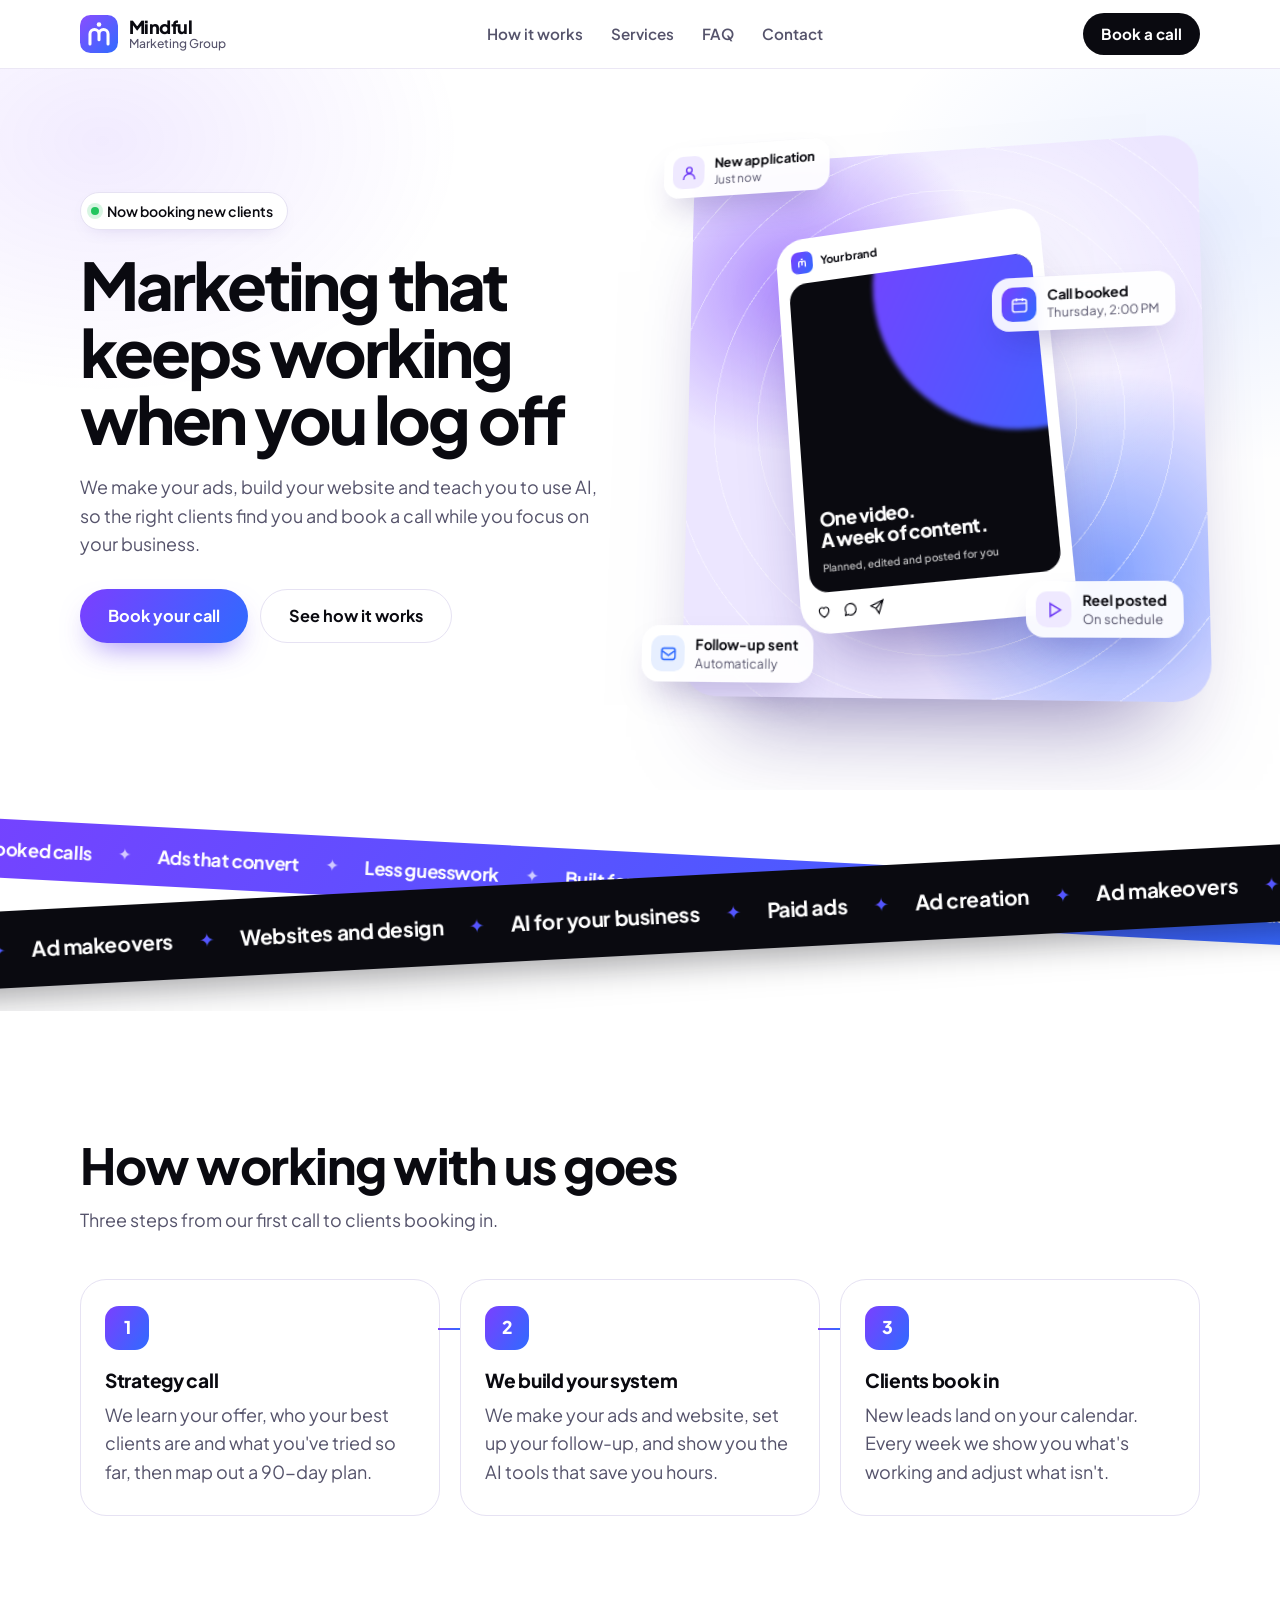
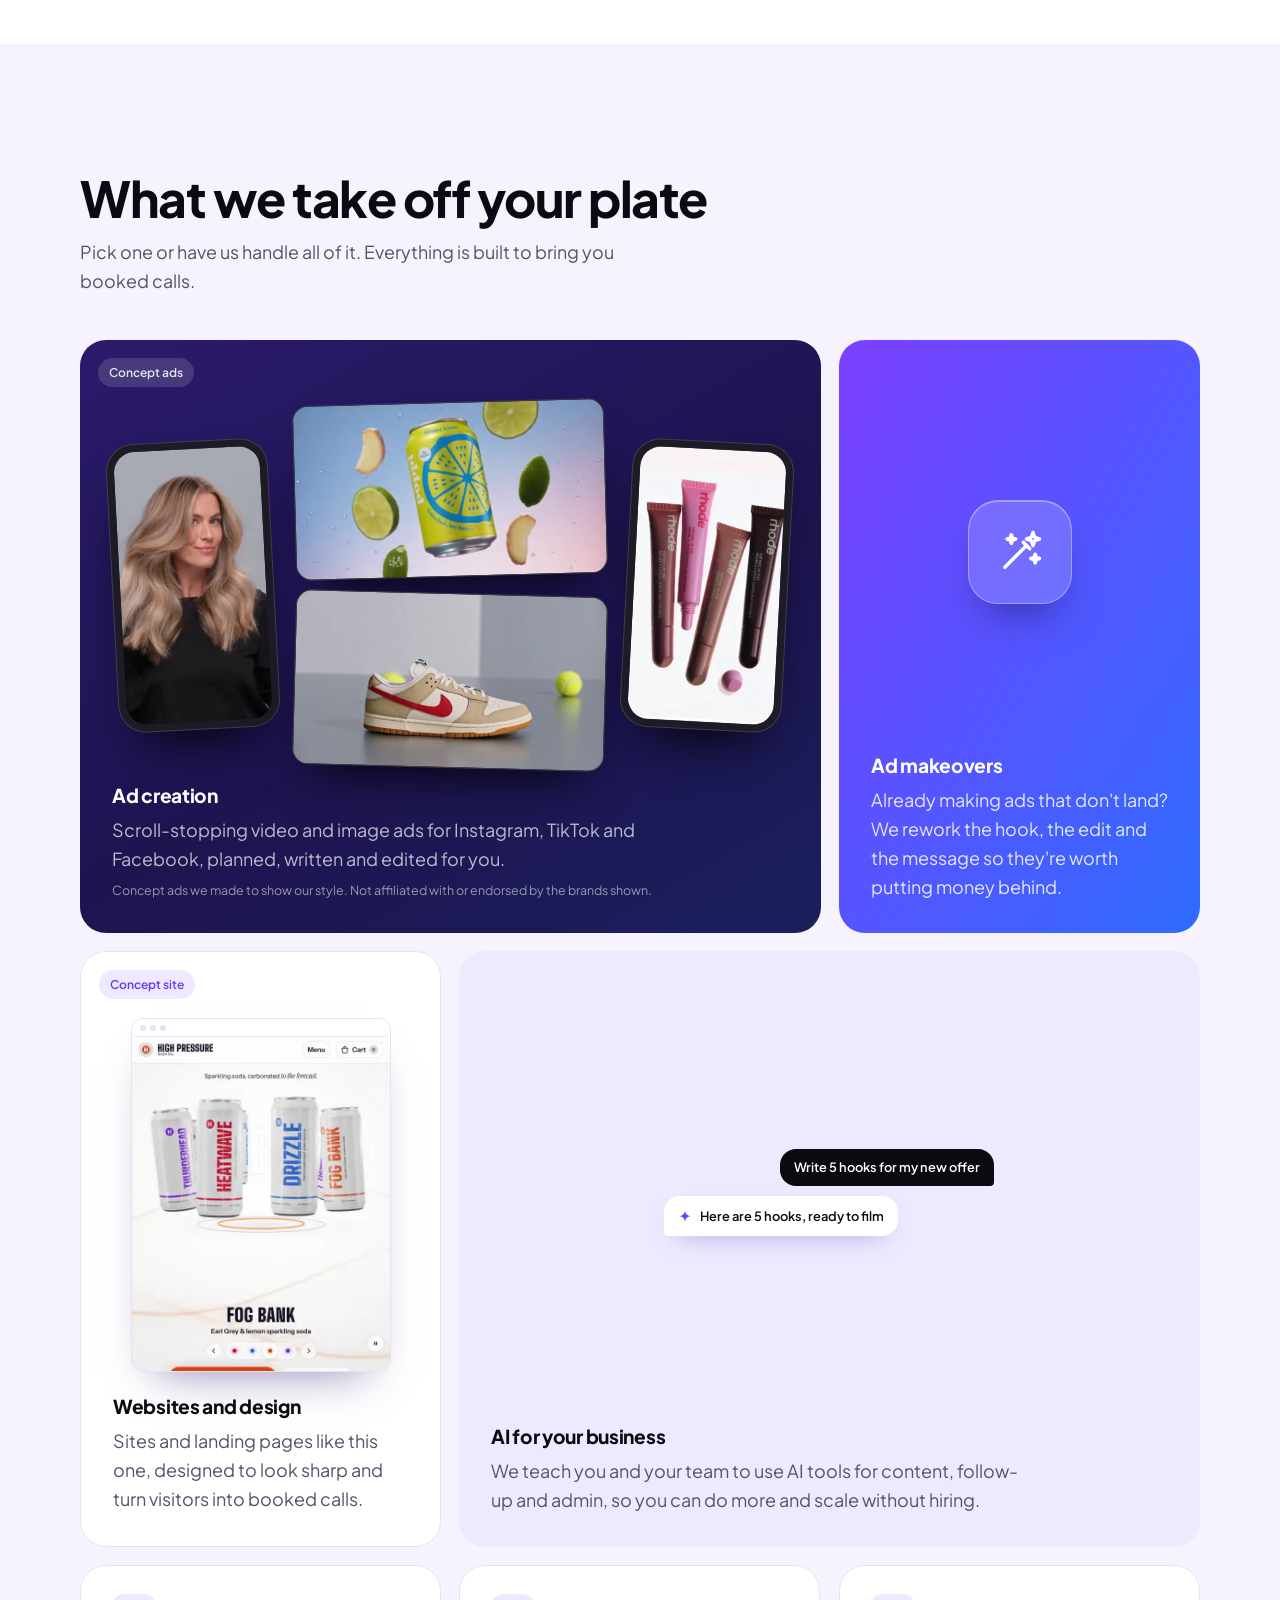
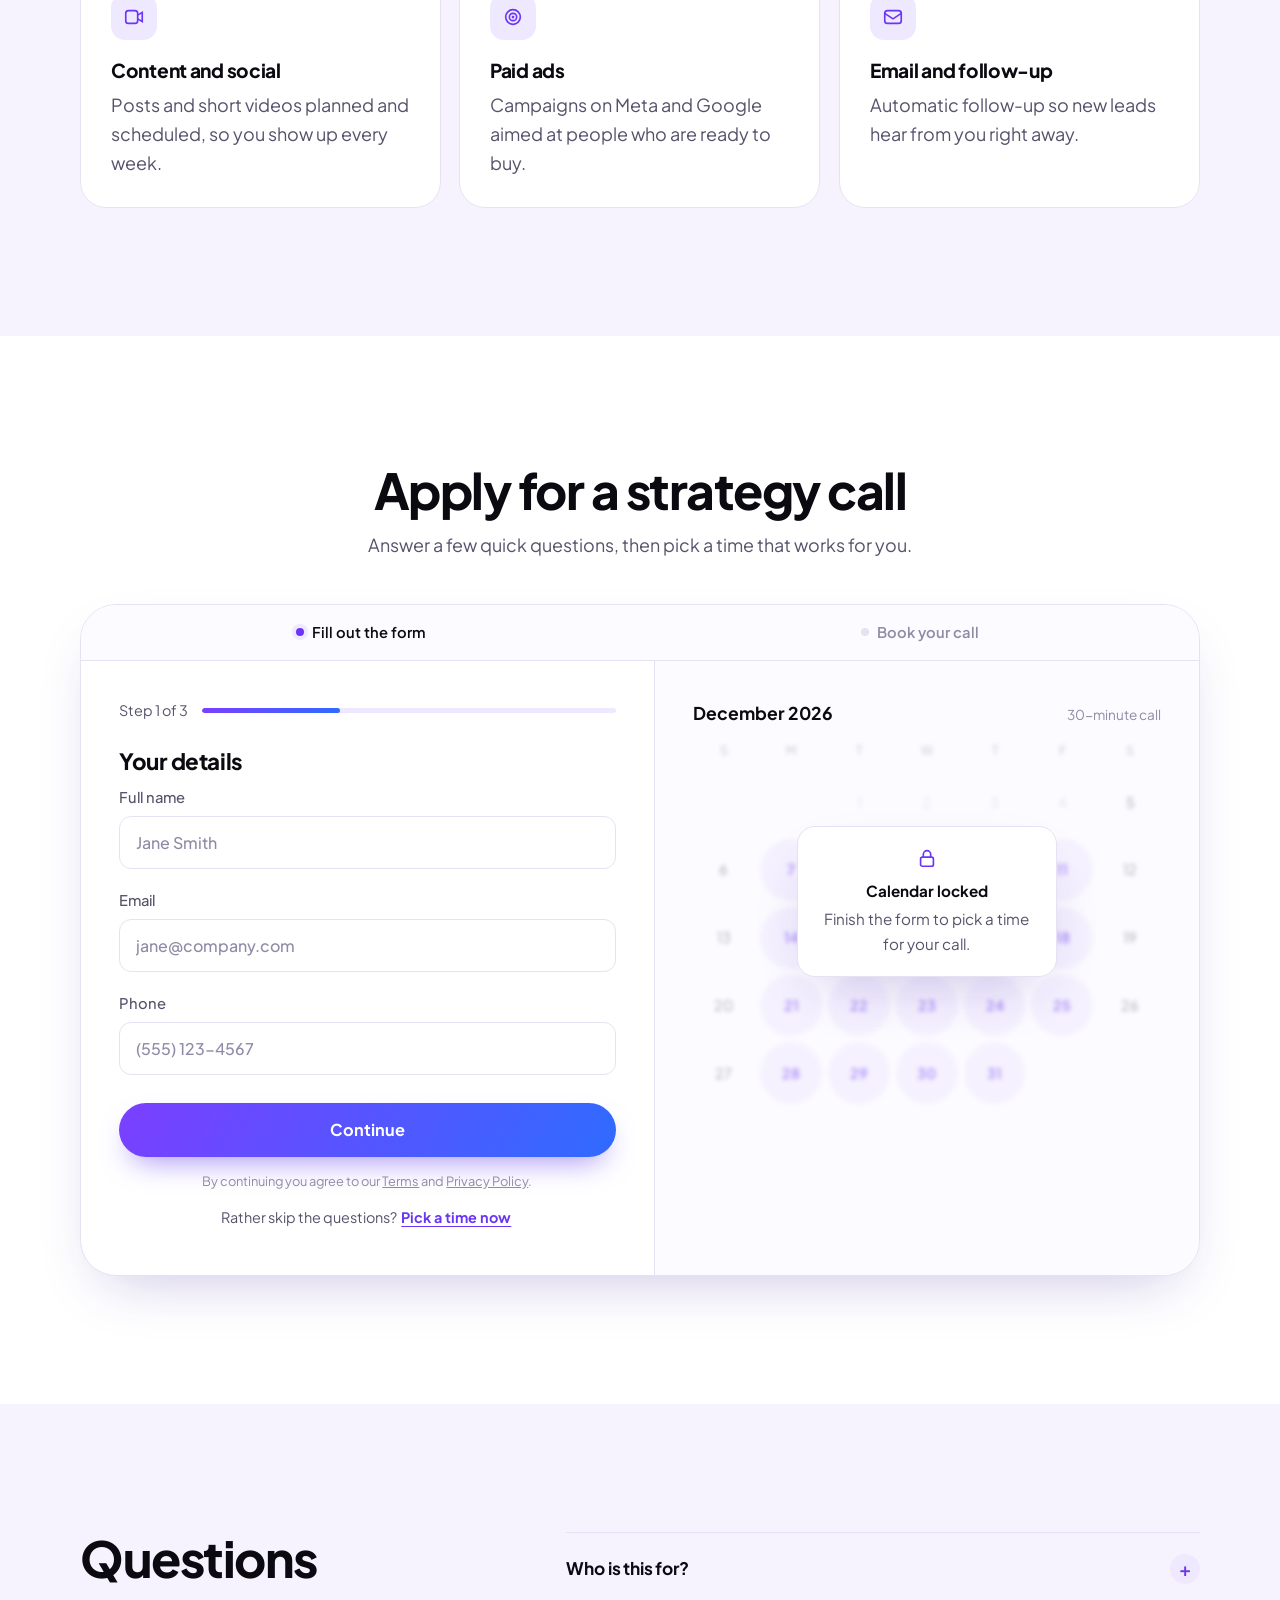
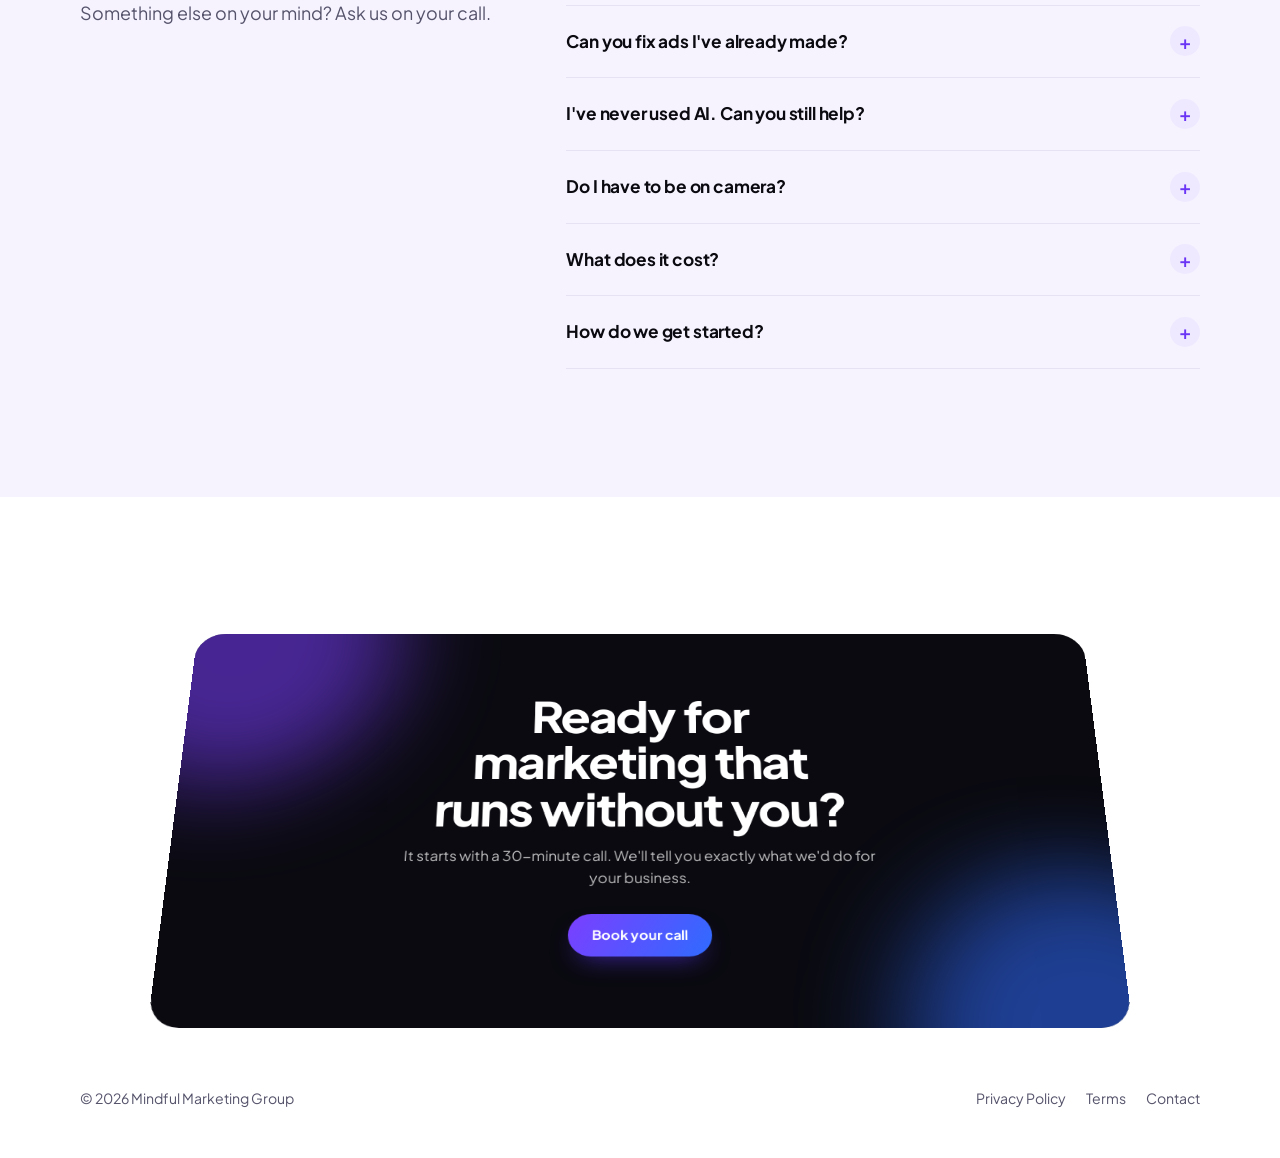
<file: index.html>
<!doctype html>
<html lang="en">
<head>
<meta charset="utf-8">
<meta name="viewport" content="width=device-width, initial-scale=1">
<title>Mindful Marketing Group</title>
<meta name="description" content="Mindful Marketing Group makes your ads, builds your website and teaches you to use AI, so the right clients find you and book a call.">
<link rel="icon" type="image/svg+xml" href="logo.svg">
<link rel="preconnect" href="https://fonts.googleapis.com">
<link rel="preconnect" href="https://fonts.gstatic.com" crossorigin>
<link href="https://fonts.googleapis.com/css2?family=Plus+Jakarta+Sans:wght@400..800&display=swap" rel="stylesheet">
<script src="config.js"></script>
<link rel="stylesheet" href="home.css">
</head>
<body>

<header class="site-header">
  <div class="wrap">
    <a class="brand" href="#top" aria-label="Mindful Marketing Group home">
      <svg viewBox="0 0 40 40" aria-hidden="true">
        <defs><linearGradient id="mmgGrad" x1="0" y1="0" x2="40" y2="40" gradientUnits="userSpaceOnUse"><stop offset="0" stop-color="#8A4DFF"/><stop offset="1" stop-color="#2F6BFF"/></linearGradient></defs>
        <rect width="40" height="40" rx="11" fill="url(#mmgGrad)"/>
        <path d="M10.5 30.5V20a4.75 4.75 0 0 1 9.5 0v6M20 20a4.75 4.75 0 0 1 9.5 0v10.5" fill="none" stroke="#fff" stroke-width="3.2" stroke-linecap="round" stroke-linejoin="round"/>
        <circle cx="20" cy="10" r="2.4" fill="#fff"/>
      </svg>
      <span><b>Mindful</b><small>Marketing Group</small></span>
    </a>
    <nav class="nav" aria-label="Main">
      <a href="#how">How it works</a>
      <a href="#services">Services</a>
      <a href="#faq">FAQ</a>
      <a href="contact.html">Contact</a>
    </nav>
    <a class="btn btn-small btn-dark" href="#apply">Book a call</a>
  </div>
  <div class="progress-bar" aria-hidden="true"></div>
</header>

<main id="top">

  <!-- ================= HERO ================= -->
  <section class="hero">
    <div class="wrap hero-grid">
      <div>
        <span class="pill"><i aria-hidden="true"></i>Now booking new clients</span>
        <h1>Marketing that keeps working when you log off</h1>
        <p class="lede">We make your ads, build your website and teach you to use AI, so the right clients find you and book a call while you focus on your business.</p>
        <div class="hero-ctas">
          <a class="btn" href="#apply">Book your call</a>
          <a class="btn btn-ghost" href="#how">See how it works</a>
        </div>
      </div>

      <!-- Illustration of the system working: a post goes out, leads come in -->
      <div class="stage-wrap">
      <div class="stage" role="img" aria-label="Illustration: a social post goes out while new applications, booked calls and follow-up emails come in automatically">
        <div class="stage-bg" aria-hidden="true"></div>
        <div class="phone">
          <div class="phone-top">
            <span class="mini"><svg viewBox="0 0 40 40"><path d="M10.5 30.5V20a4.75 4.75 0 0 1 9.5 0v6M20 20a4.75 4.75 0 0 1 9.5 0v10.5" fill="none" stroke="#fff" stroke-width="4" stroke-linecap="round"/><circle cx="20" cy="10" r="3" fill="#fff"/></svg></span>
            <b>Your brand</b>
          </div>
          <div class="post">
            <span>One video.<br>A week of content.</span>
            <small>Planned, edited and posted for you</small>
          </div>
          <div class="phone-actions" aria-hidden="true">
            <svg viewBox="0 0 24 24"><path d="M12 20s-7-4.4-7-10a4 4 0 0 1 7-2.6A4 4 0 0 1 19 10c0 5.6-7 10-7 10z"/></svg>
            <svg viewBox="0 0 24 24"><path d="M20 12a8 8 0 0 1-11.6 7.1L4 20l1-4.2A8 8 0 1 1 20 12z"/></svg>
            <svg viewBox="0 0 24 24"><path d="M21 3L10 14M21 3l-7 18-4-7-7-4z"/></svg>
          </div>
        </div>

        <div class="chip c1">
          <span class="ic p"><svg viewBox="0 0 24 24"><circle cx="12" cy="8" r="4"/><path d="M4 21a8 8 0 0 1 16 0"/></svg></span>
          <span><b>New application</b><small>Just now</small></span>
        </div>
        <div class="chip c2">
          <span class="ic g"><svg viewBox="0 0 24 24"><rect x="3" y="5" width="18" height="16" rx="3"/><path d="M3 10h18M8 3v4M16 3v4"/></svg></span>
          <span><b>Call booked</b><small>Thursday, 2:00 PM</small></span>
        </div>
        <div class="chip c3">
          <span class="ic b"><svg viewBox="0 0 24 24"><rect x="3" y="5" width="18" height="14" rx="3"/><path d="M3 8l9 6 9-6"/></svg></span>
          <span><b>Follow-up sent</b><small>Automatically</small></span>
        </div>
        <div class="chip c4">
          <span class="ic p"><svg viewBox="0 0 24 24"><path d="M7 4l13 8-13 8z"/></svg></span>
          <span><b>Reel posted</b><small>On schedule</small></span>
        </div>
      </div>
      </div>
    </div>
  </section>

  <!-- ================= BAND ================= -->
  <div class="ribbons">
    <div class="ribbon-b" aria-hidden="true">
      <ul>
        <li>More booked calls</li>
        <li>Ads that convert</li>
        <li>Less guesswork</li>
        <li>Built for small businesses</li>
        <li>Powered by AI</li>
      </ul>
    </div>
    <div class="band" aria-label="What we do">
      <ul>
        <li>Ad creation</li>
        <li>Ad makeovers</li>
        <li>Websites and design</li>
        <li>AI for your business</li>
        <li>Paid ads</li>
      </ul>
    </div>
  </div>

  <!-- ================= HOW IT WORKS ================= -->
  <section class="block" id="how">
    <div class="wrap">
      <div class="block-head">
        <h2>How working with us goes</h2>
        <p class="lede">Three steps from our first call to clients booking in.</p>
      </div>
      <ol class="steps">
        <li>
          <h3>Strategy call</h3>
          <p>We learn your offer, who your best clients are and what you've tried so far, then map out a 90-day plan.</p>
        </li>
        <li>
          <h3>We build your system</h3>
          <p>We make your ads and website, set up your follow-up, and show you the AI tools that save you hours.</p>
        </li>
        <li>
          <h3>Clients book in</h3>
          <p>New leads land on your calendar. Every week we show you what's working and adjust what isn't.</p>
        </li>
      </ol>
    </div>
  </section>

  <!-- ================= SERVICES ================= -->
  <section class="block tint" id="services">
    <div class="wrap">
      <div class="block-head">
        <h2>What we take off your plate</h2>
        <p class="lede">Pick one or have us handle all of it. Everything is built to bring you booked calls.</p>
      </div>
      <div class="bento">
        <article class="tile dark span-2">
          <span class="eg">Concept ads</span>
          <div class="art">
            <div class="showcase">
              <div class="phone-frame">
                <video class="ad-video" src="img/hair-ad.mp4" poster="img/hair-ad-poster.jpg" width="432" height="770" muted loop playsinline preload="none" aria-label="Concept video ad for a volumizing hairspray: a woman sprays her hair, then shows off full, wavy volume"></video>
              </div>
              <div class="reels">
                <div class="reel">
                  <video class="ad-video" src="img/soda-ad.mp4" poster="img/soda-ad-poster.jpg" width="854" height="476" muted loop playsinline preload="none" aria-label="Concept video ad for a ginger lime soda: the can opens with a splash, then floats among lime and ginger slices"></video>
                </div>
                <div class="reel">
                  <video class="ad-video" src="img/sneaker-ad.mp4" poster="img/sneaker-ad-poster.jpg" width="854" height="480" muted loop playsinline preload="none" aria-label="Concept video ad: a sneaker on a court with tennis balls, a player walking in them, and a player at the net"></video>
                </div>
              </div>
              <div class="phone-frame tilt-r">
                <video class="ad-video" src="img/lip-ad.mp4" poster="img/lip-ad-poster.jpg" width="432" height="772" muted loop playsinline preload="none" aria-label="Concept video ad for a tinted lip balm: a pink tube in close-up, then a row of shades"></video>
              </div>
            </div>
          </div>
          <p class="concept-note">Concept ads we made to show our style. Not affiliated with or endorsed by the brands shown.</p>
          <h3>Ad creation</h3>
          <p>Scroll-stopping video and image ads for Instagram, TikTok and Facebook, planned, written and edited for you.</p>
        </article>
        <article class="tile grad">
          <div class="art" aria-hidden="true">
            <span class="wand"><svg viewBox="0 0 24 24"><path d="M5 19L15 9"/><path d="M13.5 7.5l3 3"/><path d="M18 3l.8 2.2L21 6l-2.2.8L18 9l-.8-2.2L15 6l2.2-.8z"/><path d="M8 4l.5 1.5L10 6l-1.5.5L8 8l-.5-1.5L6 6l1.5-.5z"/><path d="M19 13l.5 1.5 1.5.5-1.5.5L19 17l-.5-1.5L17 15l1.5-.5z"/></svg></span>
          </div>
          <h3>Ad makeovers</h3>
          <p>Already making ads that don't land? We rework the hook, the edit and the message so they're worth putting money behind.</p>
        </article>
        <article class="tile light">
          <span class="eg on-light">Concept site</span>
          <div class="art"><span class="browser live"><span class="bar"><i></i><i></i><i></i></span>
            <video class="ad-video" src="img/site-demo.mp4" poster="img/site-demo-poster.jpg" width="560" height="726" muted loop playsinline preload="none" aria-label="Screen recording of a soda brand website we designed: cans spin in 3D as you scroll through the flavors"></video>
          </span></div>
          <h3>Websites and design</h3>
          <p>Sites and landing pages like this one, designed to look sharp and turn visitors into booked calls.</p>
        </article>
        <article class="tile lav span-2">
          <div class="art" aria-hidden="true">
            <span class="ai">
              <span class="q">Write 5 hooks for my new offer</span>
              <span class="a">Here are 5 hooks, ready to film</span>
            </span>
          </div>
          <h3>AI for your business</h3>
          <p>We teach you and your team to use AI tools for content, follow-up and admin, so you can do more and scale without hiring.</p>
        </article>
        <article class="tile small">
          <span class="ico" aria-hidden="true"><svg viewBox="0 0 24 24"><rect x="3" y="5" width="13" height="14" rx="3"/><path d="M16 10l5-3v10l-5-3"/></svg></span>
          <h3>Content and social</h3>
          <p>Posts and short videos planned and scheduled, so you show up every week.</p>
        </article>
        <article class="tile small">
          <span class="ico" aria-hidden="true"><svg viewBox="0 0 24 24"><circle cx="12" cy="12" r="8"/><circle cx="12" cy="12" r="4"/><circle cx="12" cy="12" r=".6"/></svg></span>
          <h3>Paid ads</h3>
          <p>Campaigns on Meta and Google aimed at people who are ready to buy.</p>
        </article>
        <article class="tile small">
          <span class="ico" aria-hidden="true"><svg viewBox="0 0 24 24"><rect x="3" y="5" width="18" height="14" rx="3"/><path d="M3 8l9 6 9-6"/></svg></span>
          <h3>Email and follow-up</h3>
          <p>Automatic follow-up so new leads hear from you right away.</p>
        </article>
      </div>
    </div>
  </section>

  <!-- ================= APPLICATION ================= -->
  <section class="block" id="apply">
    <div class="wrap">
      <div class="block-head center">
        <h2>Apply for a strategy call</h2>
        <p class="lede">Answer a few quick questions, then pick a time that works for you.</p>
      </div>

      <div class="apply-card" id="applyCard">
        <div class="apply-tabs" aria-hidden="true">
          <div class="on" id="tabForm">Fill out the form</div>
          <div id="tabBook">Book your call</div>
        </div>

        <div class="apply-grid">
          <div class="pane form-pane">
            <div class="progress">
              <span id="stepLabel">Step 1 of 3</span>
              <span class="bar"><i id="barFill"></i></span>
            </div>

            <form id="applyForm" name="application" method="POST" data-netlify="true" data-netlify-honeypot="bot-field" novalidate>
              <p hidden><label>Leave this empty <input name="bot-field" tabindex="-1" autocomplete="off"></label></p>
              <fieldset class="active" data-step="1">
                <legend>Your details</legend>
                <label>Full name
                  <input name="name" maxlength="100" autocomplete="name" placeholder="Jane Smith" required>
                  <span class="err" aria-live="polite"></span>
                </label>
                <label>Email
                  <input name="email" maxlength="254" type="email" autocomplete="email" placeholder="jane@company.com" required>
                  <span class="err" aria-live="polite"></span>
                </label>
                <label>Phone
                  <input name="phone" maxlength="30" type="tel" autocomplete="tel" placeholder="(555) 123-4567" required>
                  <span class="err" aria-live="polite"></span>
                </label>
              </fieldset>

              <fieldset data-step="2">
                <legend>Your business</legend>
                <label>Business name
                  <input name="business" maxlength="120" autocomplete="organization" placeholder="Smith Studio" required>
                  <span class="err" aria-live="polite"></span>
                </label>
                <label>Website or Instagram
                  <input name="link" maxlength="200" placeholder="smithstudio.com or @smithstudio">
                  <span class="err" aria-live="polite"></span>
                </label>
                <label>What do you need help with most?
                  <select name="need" required>
                    <option value="">Choose one</option>
                    <option>New ads</option>
                    <option>Fixing ads I already made</option>
                    <option>Website or design</option>
                    <option>Using AI in my business</option>
                    <option>Paid ads</option>
                    <option>Content and social</option>
                    <option>Not sure yet</option>
                  </select>
                  <span class="err" aria-live="polite"></span>
                </label>
                <label><span id="budgetLabel">Monthly marketing budget</span>
                  <select name="budget" required>
                    <option value="">Choose a range</option>
                    <option>Under $1,000</option>
                    <option>$1,000 to $3,000</option>
                    <option>$3,000 to $10,000</option>
                    <option>Over $10,000</option>
                  </select>
                  <span class="err" aria-live="polite"></span>
                </label>
              </fieldset>

              <fieldset data-step="3">
                <legend>Your goals</legend>
                <label>What would you like to change in the next 90 days?
                  <textarea name="goal" maxlength="2000" placeholder="For example: get 10 new clients a month without running every post myself." required></textarea>
                  <span class="err" aria-live="polite"></span>
                </label>
              </fieldset>

              <div class="form-actions">
                <button type="button" class="btn btn-ghost" id="backBtn" hidden>Back</button>
                <button type="submit" class="btn" id="nextBtn">Continue</button>
              </div>
              <p class="form-status" id="formStatus" role="alert"></p>
              <p class="fine">By continuing you agree to our <a href="terms.html">Terms</a> and <a href="privacy.html">Privacy Policy</a>.</p>
              <p class="skip">Rather skip the questions? <button type="button" id="skipToCal">Pick a time now</button></p>
            </form>
          </div>

          <div class="pane book-pane locked" id="bookPane">
            <div class="booked-msg">
              <h3 id="thanksTitle">Thanks, you're all set</h3>
              <p>Pick a time below for your strategy call.</p>
            </div>
            <div class="cal-wrap">
              <div class="cal-head"><strong id="calMonth"></strong><span>30-minute call</span></div>
              <div class="cal" id="cal" aria-hidden="true"></div>
              <div class="lock-msg">
                <div>
                  <svg viewBox="0 0 24 24" aria-hidden="true"><rect x="5" y="11" width="14" height="10" rx="2"/><path d="M8 11V8a4 4 0 0 1 8 0v3"/></svg>
                  <strong>Calendar locked</strong>
                  Finish the form to pick a time for your call.
                </div>
              </div>
            </div>
            <div class="cal-embed" id="calEmbed"></div>
          </div>
        </div>
      </div>
    </div>
  </section>

  <!-- ================= FAQ ================= -->
  <section class="block tint" id="faq">
    <div class="wrap faq-grid">
      <div class="block-head">
        <h2>Questions</h2>
        <p class="lede">Something else on your mind? Ask us on your call.</p>
      </div>
      <div class="faq">
        <details>
          <summary>Who is this for?</summary>
          <p>Small businesses, coaches and service companies that want better ads, a better website or help using AI to grow.</p>
        </details>
        <details>
          <summary>Can you fix ads I've already made?</summary>
          <p>Yes. Send them over and we'll show you what to change, or remake them for you.</p>
        </details>
        <details>
          <summary>I've never used AI. Can you still help?</summary>
          <p>Yes. We start with the tools you already use and show you step by step, in plain language.</p>
        </details>
        <details>
          <summary>Do I have to be on camera?</summary>
          <p>No. We can build your content around your work, your team, your products or your customers. Whatever you're comfortable with.</p>
        </details>
        <details>
          <summary>What does it cost?</summary>
          <p>It depends on what you need. We'll give you a clear price on your strategy call, with no pressure to sign.</p>
        </details>
        <details>
          <summary>How do we get started?</summary>
          <p>Fill out the short form above and pick a time. On the call we'll look at your business together and show you what we'd do first.</p>
        </details>
      </div>
    </div>
  </section>

  <!-- ================= FINAL CTA ================= -->
  <section class="final">
    <div class="wrap">
      <div class="final-card">
        <h2>Ready for marketing that runs without you?</h2>
        <p class="lede">It starts with a 30-minute call. We'll tell you exactly what we'd do for your business.</p>
        <a class="btn" href="#apply">Book your call</a>
      </div>
    </div>
  </section>

</main>

<a class="btn float-cta" href="#apply" tabindex="-1" aria-hidden="true">Book your call</a>

<footer class="site-footer">
  <div class="wrap">
    <p>&copy; <span data-year>2026</span> Mindful Marketing Group</p>
    <nav aria-label="Footer"><a href="privacy.html">Privacy Policy</a><a href="terms.html">Terms</a><a href="contact.html">Contact</a></nav>
  </div>
</footer>

<script src="home.js"></script>
<script src="motion.js"></script>
</body>
</html>
</file>
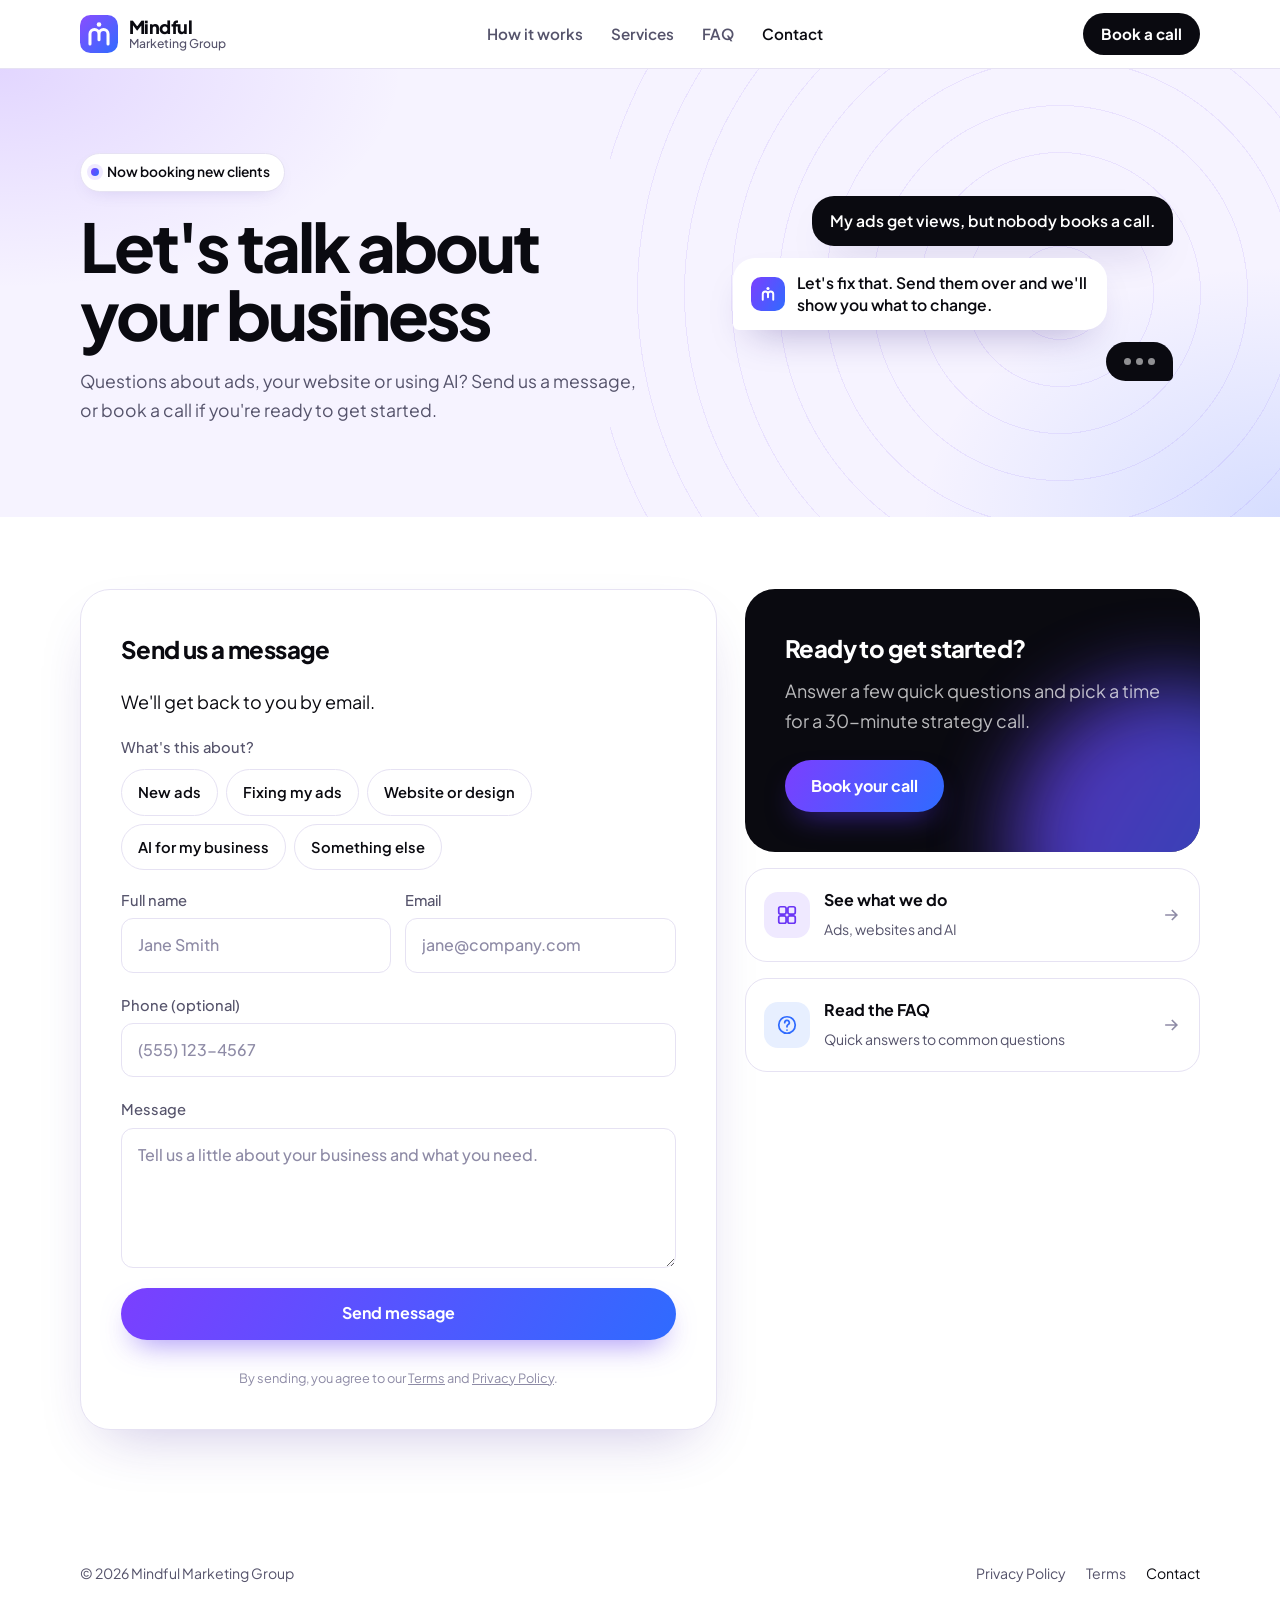
<file: contact.html>
<!doctype html>
<html lang="en">
<head>
<meta charset="utf-8">
<meta name="viewport" content="width=device-width, initial-scale=1">
<title>Contact | Mindful Marketing Group</title>
<meta name="description" content="Get in touch with Mindful Marketing Group about ads, websites or using AI in your business.">
<link rel="icon" type="image/svg+xml" href="logo.svg">
<link rel="preconnect" href="https://fonts.googleapis.com">
<link rel="preconnect" href="https://fonts.gstatic.com" crossorigin>
<link href="https://fonts.googleapis.com/css2?family=Plus+Jakarta+Sans:wght@400..800&display=swap" rel="stylesheet">
<link rel="stylesheet" href="pages.css">
<script src="config.js"></script>
</head>
<body>

<header class="site-header">
  <div class="wrap">
    <a class="brand" href="index.html" aria-label="Mindful Marketing Group home">
      <svg viewBox="0 0 40 40" aria-hidden="true">
        <defs><linearGradient id="mmgGrad" x1="0" y1="0" x2="40" y2="40" gradientUnits="userSpaceOnUse"><stop offset="0" stop-color="#8A4DFF"/><stop offset="1" stop-color="#2F6BFF"/></linearGradient></defs>
        <rect width="40" height="40" rx="11" fill="url(#mmgGrad)"/>
        <path d="M10.5 30.5V20a4.75 4.75 0 0 1 9.5 0v6M20 20a4.75 4.75 0 0 1 9.5 0v10.5" fill="none" stroke="#fff" stroke-width="3.2" stroke-linecap="round" stroke-linejoin="round"/>
        <circle cx="20" cy="10" r="2.4" fill="#fff"/>
      </svg>
      <span><b>Mindful</b><small>Marketing Group</small></span>
    </a>
    <nav class="nav" aria-label="Main">
      <a href="index.html#how">How it works</a>
      <a href="index.html#services">Services</a>
      <a href="index.html#faq">FAQ</a>
      <a href="contact.html" aria-current="page">Contact</a>
    </nav>
    <a class="btn btn-small btn-dark" href="index.html#apply">Book a call</a>
  </div>
</header>

<main>
  <section class="page-hero">
    <div class="wrap hero-row">
      <div>
        <span class="pill"><i aria-hidden="true"></i>Now booking new clients</span>
        <h1>Let's talk about your business</h1>
        <p class="lede">Questions about ads, your website or using AI? Send us a message, or book a call if you're ready to get started.</p>
      </div>
      <div class="chat" aria-hidden="true">
        <div class="bubble them pop">My ads get views, but nobody books a call.</div>
        <div class="bubble us pop">
          <span class="mark"><svg viewBox="0 0 40 40"><path d="M10.5 30.5V20a4.75 4.75 0 0 1 9.5 0v6M20 20a4.75 4.75 0 0 1 9.5 0v10.5" fill="none" stroke="#fff" stroke-width="3.6" stroke-linecap="round" stroke-linejoin="round"/><circle cx="20" cy="10" r="2.8" fill="#fff"/></svg></span>
          <span>Let's fix that. Send them over and we'll show you what to change.</span>
        </div>
        <div class="bubble typing pop"><i></i><i></i><i></i></div>
      </div>
    </div>
  </section>

  <div class="wrap contact-grid">
    <div class="card">
      <div id="formWrap">
        <h2>Send us a message</h2>
        <p class="sub">We'll get back to you by email.</p>
        <form id="contactForm" name="contact" method="POST" data-netlify="true" data-netlify-honeypot="bot-field" novalidate>
          <p hidden><label>Leave this empty <input name="bot-field" tabindex="-1" autocomplete="off"></label></p>
          <fieldset class="topics">
            <legend>What's this about?</legend>
            <div>
              <label class="topic"><input type="radio" name="topic" value="New ads"><span>New ads</span></label>
              <label class="topic"><input type="radio" name="topic" value="Fixing my ads"><span>Fixing my ads</span></label>
              <label class="topic"><input type="radio" name="topic" value="Website or design"><span>Website or design</span></label>
              <label class="topic"><input type="radio" name="topic" value="AI for my business"><span>AI for my business</span></label>
              <label class="topic"><input type="radio" name="topic" value="Something else"><span>Something else</span></label>
            </div>
          </fieldset>
          <div class="two">
            <label>Full name
              <input name="name" maxlength="100" autocomplete="name" placeholder="Jane Smith" required>
              <span class="err" aria-live="polite"></span>
            </label>
            <label>Email
              <input name="email" maxlength="254" type="email" autocomplete="email" placeholder="jane@company.com" required>
              <span class="err" aria-live="polite"></span>
            </label>
          </div>
          <label>Phone (optional)
            <input name="phone" maxlength="30" type="tel" autocomplete="tel" placeholder="(555) 123-4567">
            <span class="err" aria-live="polite"></span>
          </label>
          <label>Message
            <textarea name="message" maxlength="2000" placeholder="Tell us a little about your business and what you need." required></textarea>
            <span class="err" aria-live="polite"></span>
          </label>
          <button class="btn" type="submit" id="sendBtn">Send message</button>
          <p class="form-status" id="formStatus" role="alert"></p>
          <p class="fine">By sending, you agree to our <a href="terms.html">Terms</a> and <a href="privacy.html">Privacy Policy</a>.</p>
        </form>
      </div>

      <div class="sent" id="sentMsg" hidden>
        <div class="tick"><svg viewBox="0 0 24 24"><path d="M5 12.5l4.5 4.5L19 7.5"/></svg></div>
        <h2>Message sent</h2>
        <p>Thanks for reaching out. We'll get back to you soon.</p>
        <a class="btn btn-ghost" href="index.html">Back to home</a>
      </div>
    </div>

    <aside class="side">
      <div class="card dark">
        <h2>Ready to get started?</h2>
        <p>Answer a few quick questions and pick a time for a 30-minute strategy call.</p>
        <a class="btn" href="index.html#apply">Book your call</a>
      </div>
      <a class="quick" href="index.html#services">
        <span class="ic"><svg viewBox="0 0 24 24"><rect x="3" y="3" width="8" height="8" rx="2"/><rect x="13" y="3" width="8" height="8" rx="2"/><rect x="3" y="13" width="8" height="8" rx="2"/><rect x="13" y="13" width="8" height="8" rx="2"/></svg></span>
        <span><b>See what we do</b><small>Ads, websites and AI</small></span>
        <svg class="arrow" viewBox="0 0 24 24" aria-hidden="true"><path d="M5 12h14M13 6l6 6-6 6"/></svg>
      </a>
      <a class="quick" href="index.html#faq">
        <span class="ic b"><svg viewBox="0 0 24 24"><circle cx="12" cy="12" r="9"/><path d="M9.5 9.5a2.5 2.5 0 1 1 3.5 2.3c-.6.3-1 .9-1 1.6V14M12 17.5v.01"/></svg></span>
        <span><b>Read the FAQ</b><small>Quick answers to common questions</small></span>
        <svg class="arrow" viewBox="0 0 24 24" aria-hidden="true"><path d="M5 12h14M13 6l6 6-6 6"/></svg>
      </a>
      <a class="quick" id="emailCard" href="#" hidden>
        <span class="ic g"><svg viewBox="0 0 24 24"><rect x="3" y="5" width="18" height="14" rx="3"/><path d="M3 8l9 6 9-6"/></svg></span>
        <span><b>Email us</b><small class="email-link" id="emailText"></small></span>
        <svg class="arrow" viewBox="0 0 24 24" aria-hidden="true"><path d="M5 12h14M13 6l6 6-6 6"/></svg>
      </a>
    </aside>
  </div>
</main>

<footer class="site-footer">
  <div class="wrap">
    <p>&copy; <span data-year>2026</span> Mindful Marketing Group</p>
    <nav aria-label="Footer"><a href="privacy.html">Privacy Policy</a><a href="terms.html">Terms</a><a href="contact.html" aria-current="page">Contact</a></nav>
  </div>
</footer>

<script src="pages.js"></script>
<script src="contact.js"></script>
</body>
</html>
</file>
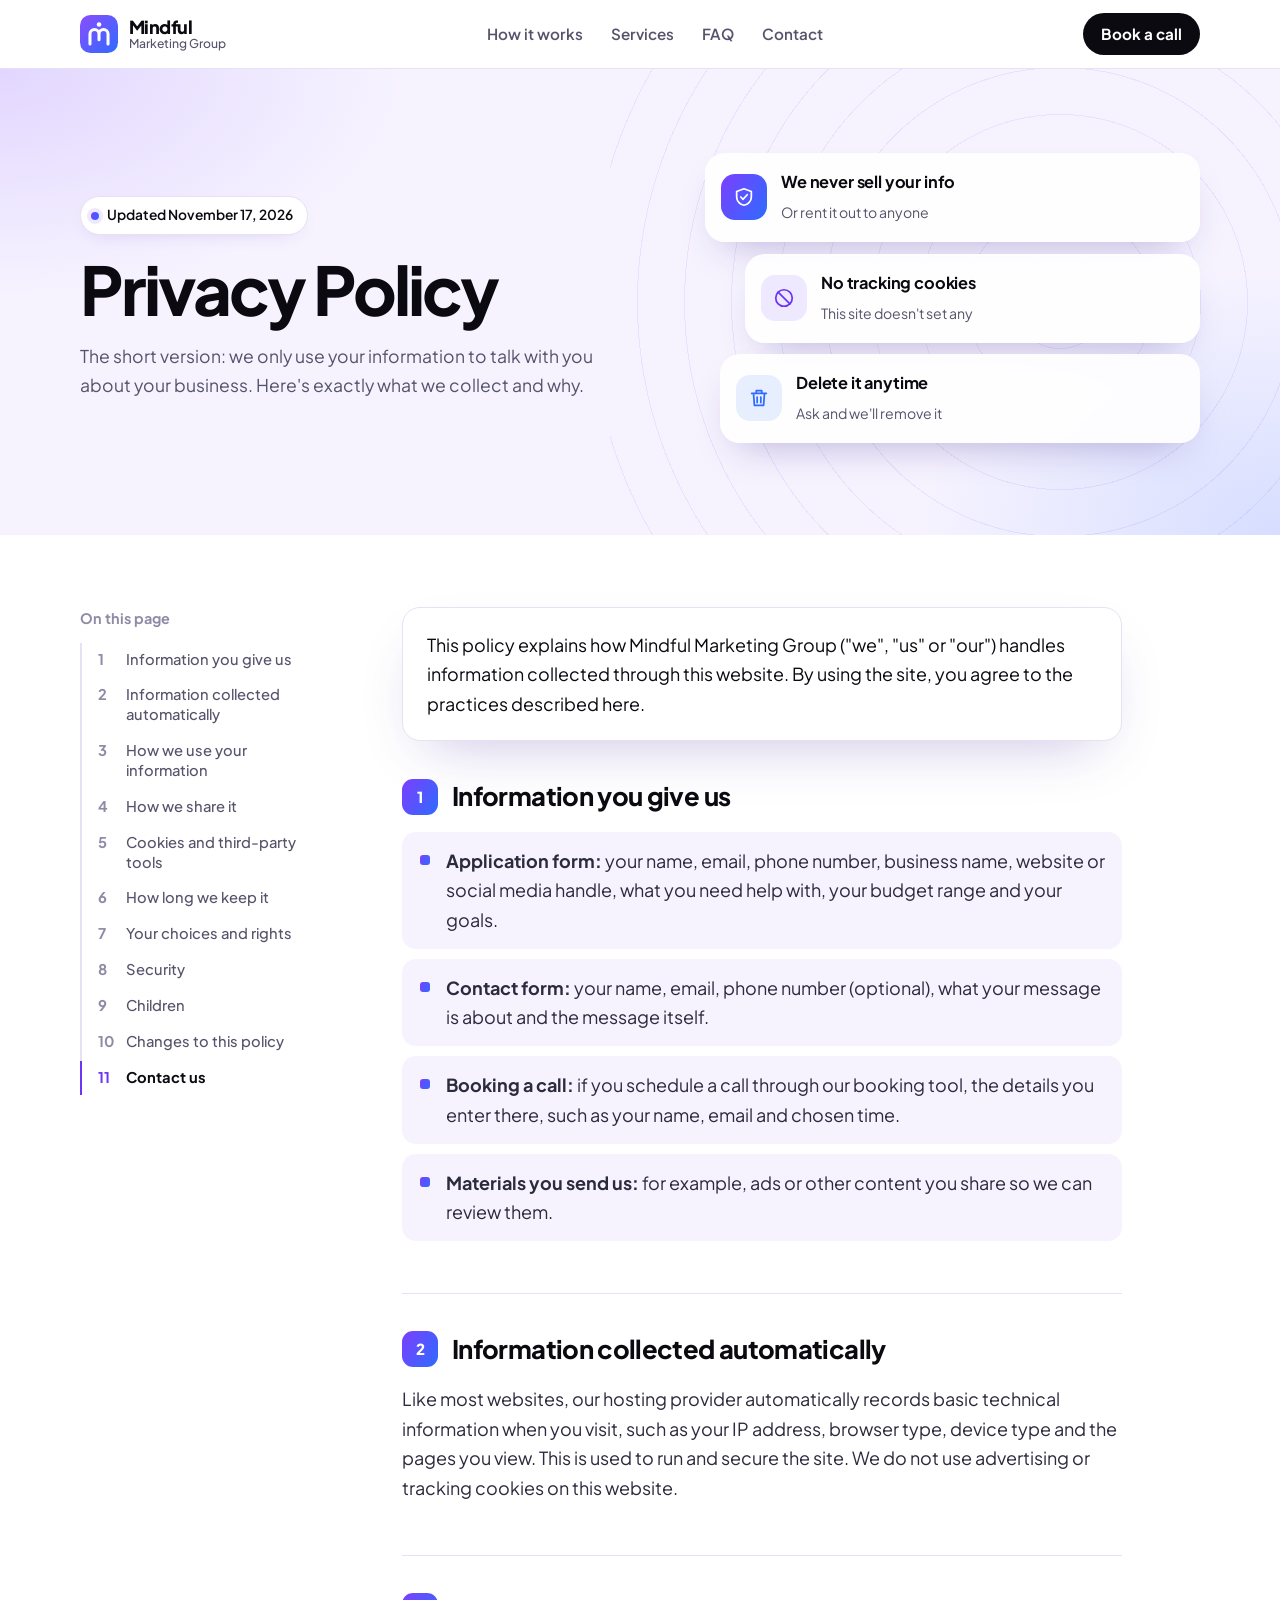
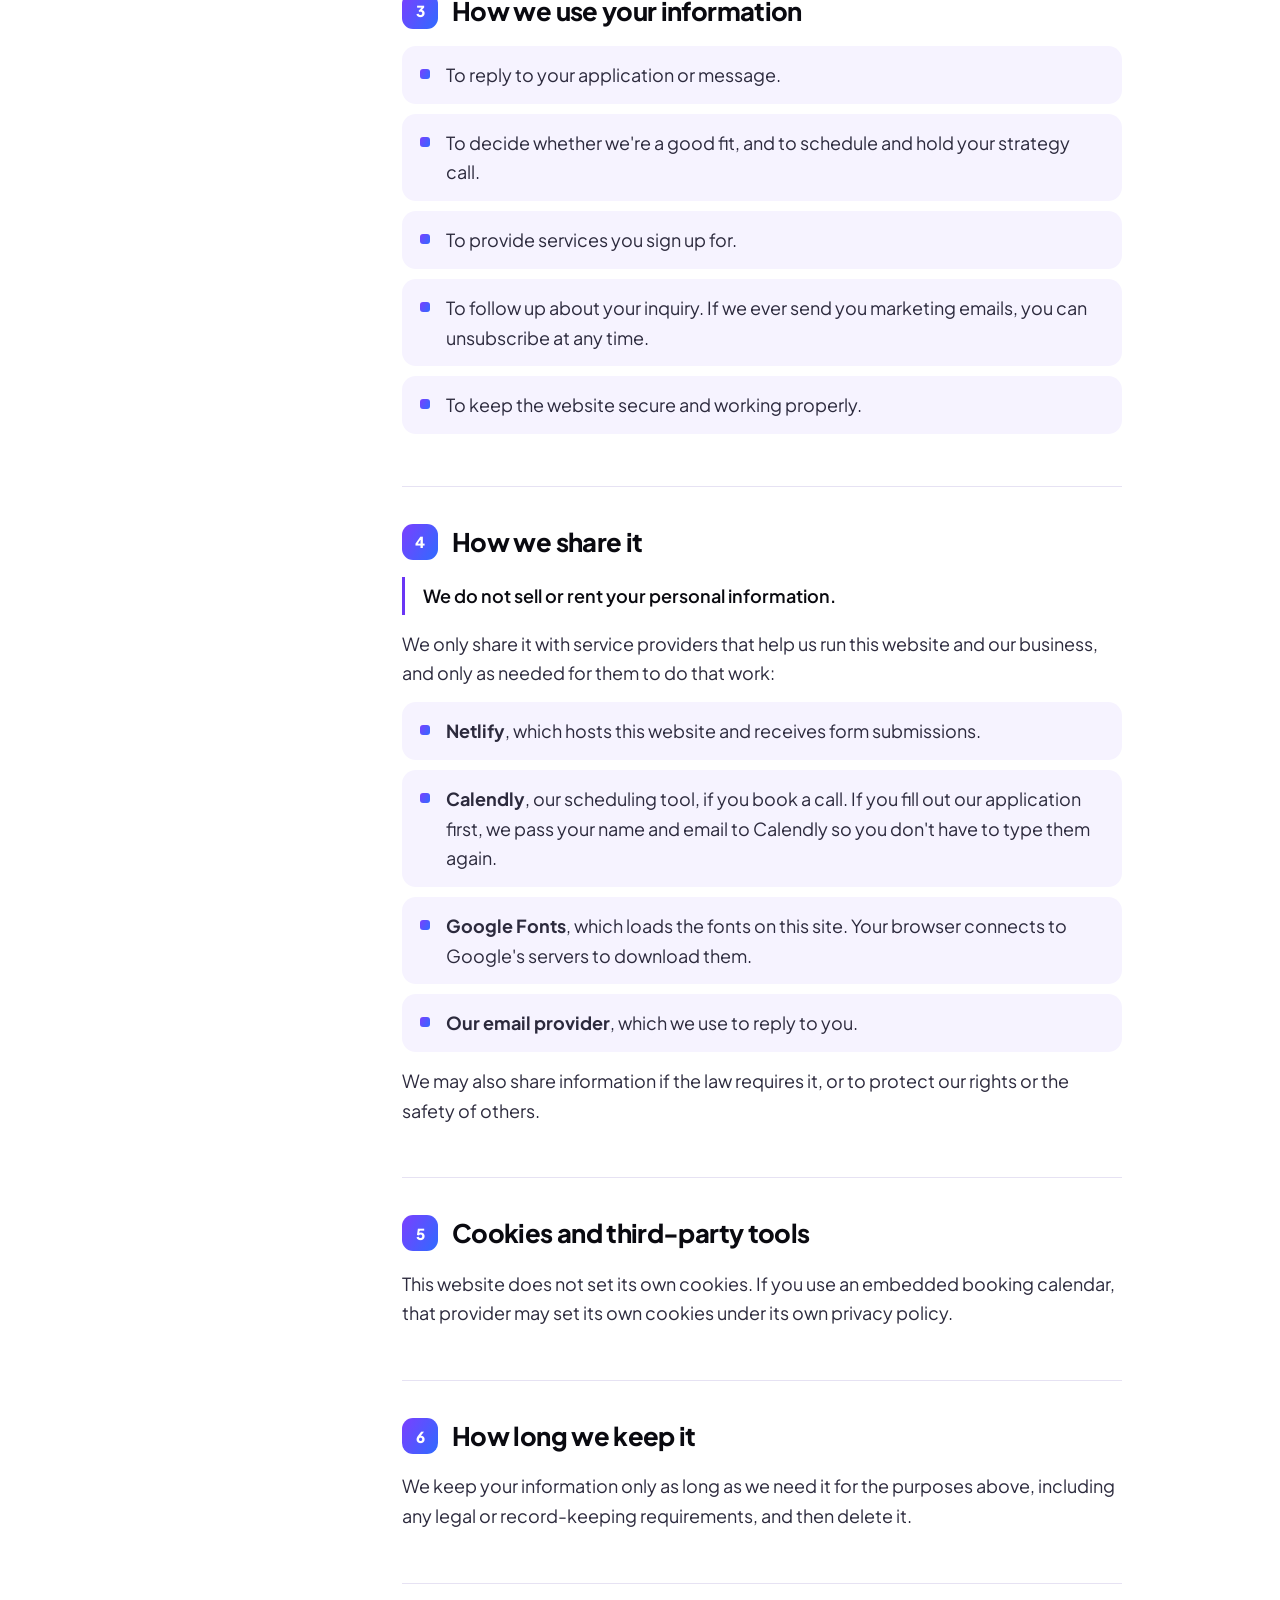
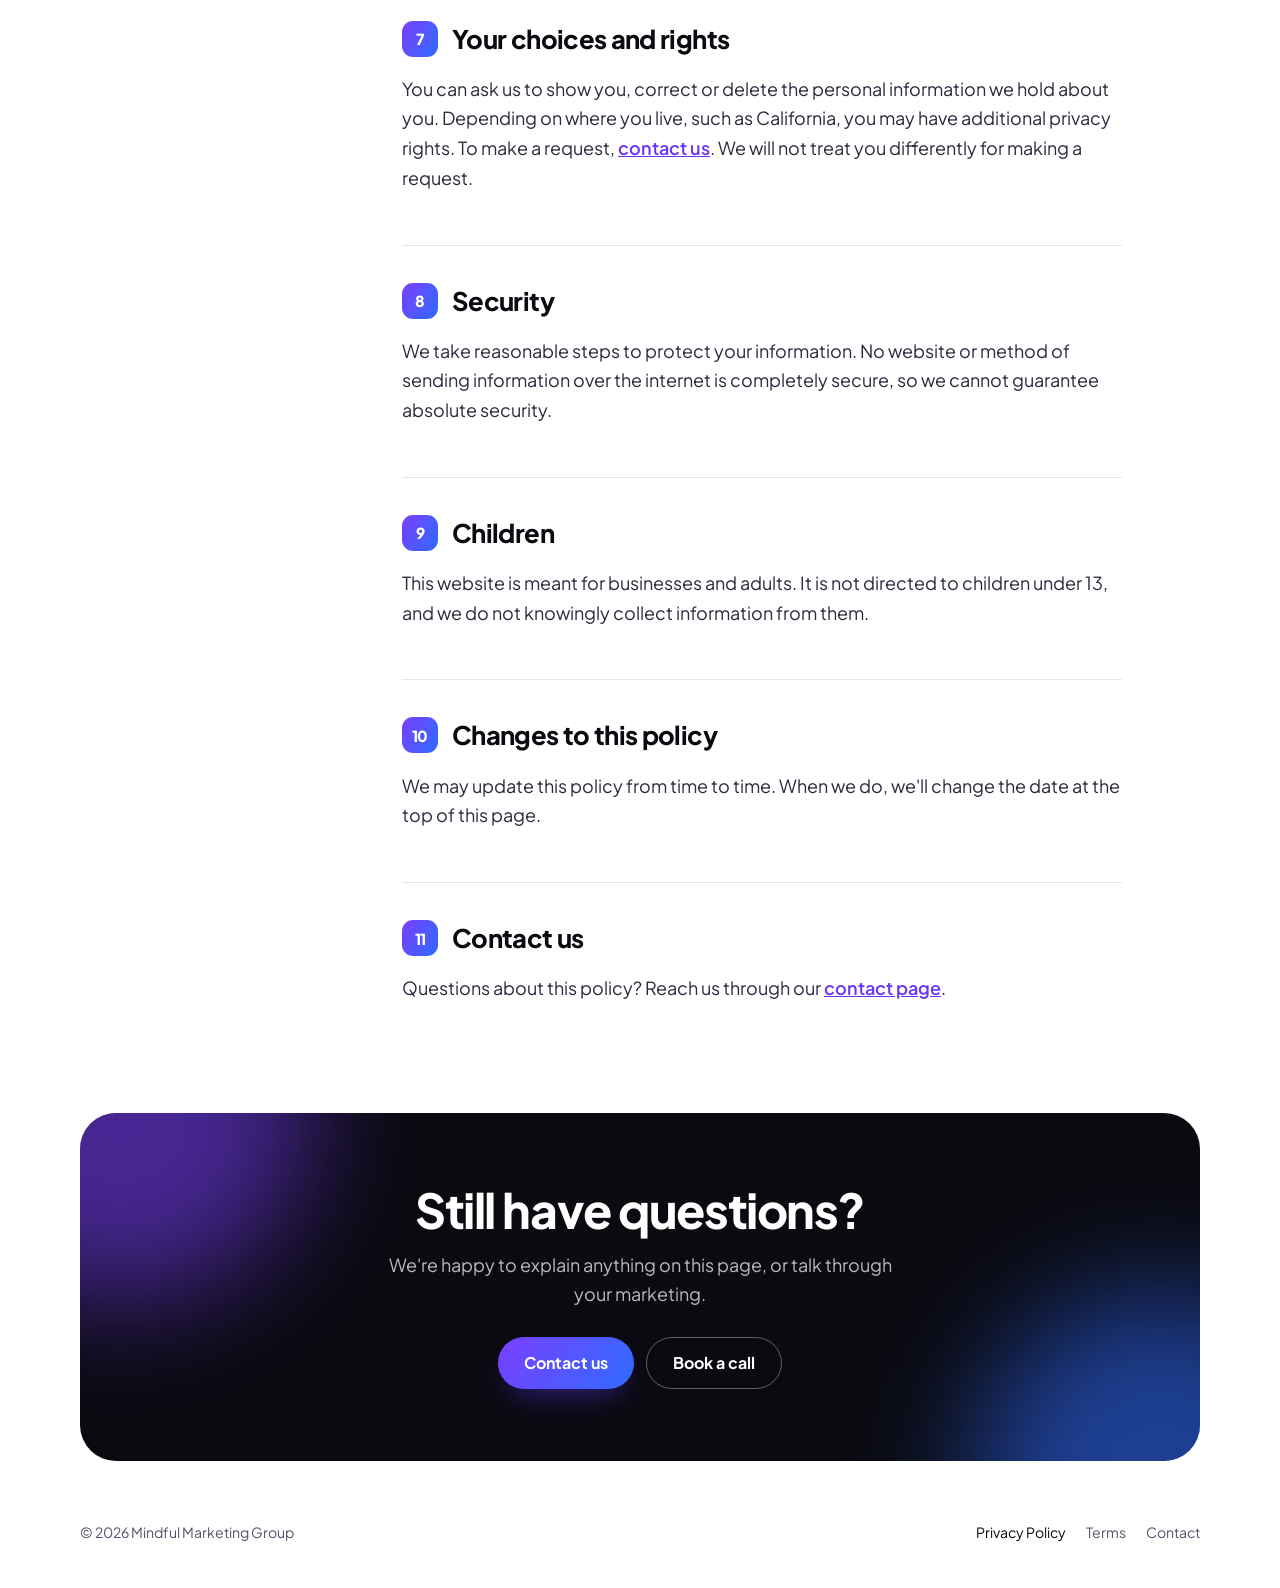
<file: privacy.html>
<!doctype html>
<html lang="en">
<head>
<meta charset="utf-8">
<meta name="viewport" content="width=device-width, initial-scale=1">
<title>Privacy Policy | Mindful Marketing Group</title>
<meta name="description" content="How Mindful Marketing Group collects, uses and protects your information.">
<link rel="icon" type="image/svg+xml" href="logo.svg">
<link rel="preconnect" href="https://fonts.googleapis.com">
<link rel="preconnect" href="https://fonts.gstatic.com" crossorigin>
<link href="https://fonts.googleapis.com/css2?family=Plus+Jakarta+Sans:wght@400..800&display=swap" rel="stylesheet">
<link rel="stylesheet" href="pages.css">
<script src="config.js"></script>
</head>
<body>

<header class="site-header">
  <div class="wrap">
    <a class="brand" href="index.html" aria-label="Mindful Marketing Group home">
      <svg viewBox="0 0 40 40" aria-hidden="true">
        <defs><linearGradient id="mmgGrad" x1="0" y1="0" x2="40" y2="40" gradientUnits="userSpaceOnUse"><stop offset="0" stop-color="#8A4DFF"/><stop offset="1" stop-color="#2F6BFF"/></linearGradient></defs>
        <rect width="40" height="40" rx="11" fill="url(#mmgGrad)"/>
        <path d="M10.5 30.5V20a4.75 4.75 0 0 1 9.5 0v6M20 20a4.75 4.75 0 0 1 9.5 0v10.5" fill="none" stroke="#fff" stroke-width="3.2" stroke-linecap="round" stroke-linejoin="round"/>
        <circle cx="20" cy="10" r="2.4" fill="#fff"/>
      </svg>
      <span><b>Mindful</b><small>Marketing Group</small></span>
    </a>
    <nav class="nav" aria-label="Main">
      <a href="index.html#how">How it works</a>
      <a href="index.html#services">Services</a>
      <a href="index.html#faq">FAQ</a>
      <a href="contact.html">Contact</a>
    </nav>
    <a class="btn btn-small btn-dark" href="index.html#apply">Book a call</a>
  </div>
</header>

<main>
  <section class="page-hero">
    <div class="wrap hero-row">
      <div>
        <span class="pill"><i aria-hidden="true"></i>Updated November 17, 2026</span>
        <h1>Privacy Policy</h1>
        <p class="lede">The short version: we only use your information to talk with you about your business. Here's exactly what we collect and why.</p>
      </div>
      <ul class="glance" aria-label="Privacy at a glance">
        <li class="pop">
          <span class="ic g"><svg viewBox="0 0 24 24"><path d="M12 3l8 3v6c0 4.5-3.4 8.3-8 9-4.6-.7-8-4.5-8-9V6z"/><path d="M8.5 12l2.5 2.5 4.5-5"/></svg></span>
          <span><b>We never sell your info</b><small>Or rent it out to anyone</small></span>
        </li>
        <li class="pop">
          <span class="ic"><svg viewBox="0 0 24 24"><circle cx="12" cy="12" r="9"/><path d="M5.6 5.6l12.8 12.8"/></svg></span>
          <span><b>No tracking cookies</b><small>This site doesn't set any</small></span>
        </li>
        <li class="pop">
          <span class="ic b"><svg viewBox="0 0 24 24"><path d="M4 7h16M10 11v6M14 11v6M6 7l1 13h10l1-13M9 7V4h6v3"/></svg></span>
          <span><b>Delete it anytime</b><small>Ask and we'll remove it</small></span>
        </li>
      </ul>
    </div>
  </section>

  <div class="wrap legal">
    <aside>
      <details class="toc-mobile"><summary>Jump to a section</summary><ol data-toc></ol></details>
      <nav class="toc" aria-label="Sections"><p>On this page</p><ol data-toc></ol></nav>
    </aside>

    <article class="prose">
      <p class="intro">This policy explains how Mindful Marketing Group ("we", "us" or "our") handles information collected through this website. By using the site, you agree to the practices described here.</p>

      <section id="info-you-give">
        <h2>Information you give us</h2>
        <ul>
          <li><strong>Application form:</strong> your name, email, phone number, business name, website or social media handle, what you need help with, your budget range and your goals.</li>
          <li><strong>Contact form:</strong> your name, email, phone number (optional), what your message is about and the message itself.</li>
          <li><strong>Booking a call:</strong> if you schedule a call through our booking tool, the details you enter there, such as your name, email and chosen time.</li>
          <li><strong>Materials you send us:</strong> for example, ads or other content you share so we can review them.</li>
        </ul>
      </section>

      <section id="info-collected">
        <h2>Information collected automatically</h2>
        <p>Like most websites, our hosting provider automatically records basic technical information when you visit, such as your IP address, browser type, device type and the pages you view. This is used to run and secure the site. We do not use advertising or tracking cookies on this website.</p>
      </section>

      <section id="how-we-use">
        <h2>How we use your information</h2>
        <ul>
          <li>To reply to your application or message.</li>
          <li>To decide whether we're a good fit, and to schedule and hold your strategy call.</li>
          <li>To provide services you sign up for.</li>
          <li>To follow up about your inquiry. If we ever send you marketing emails, you can unsubscribe at any time.</li>
          <li>To keep the website secure and working properly.</li>
        </ul>
      </section>

      <section id="sharing">
        <h2>How we share it</h2>
        <p class="callout">We do not sell or rent your personal information.</p>
        <p>We only share it with service providers that help us run this website and our business, and only as needed for them to do that work:</p>
        <ul>
          <li><strong>Netlify</strong>, which hosts this website and receives form submissions.</li>
          <li><strong>Calendly</strong>, our scheduling tool, if you book a call. If you fill out our application first, we pass your name and email to Calendly so you don't have to type them again.</li>
          <li><strong>Google Fonts</strong>, which loads the fonts on this site. Your browser connects to Google's servers to download them.</li>
          <li><strong>Our email provider</strong>, which we use to reply to you.</li>
        </ul>
        <p>We may also share information if the law requires it, or to protect our rights or the safety of others.</p>
      </section>

      <section id="cookies">
        <h2>Cookies and third-party tools</h2>
        <p>This website does not set its own cookies. If you use an embedded booking calendar, that provider may set its own cookies under its own privacy policy.</p>
      </section>

      <section id="retention">
        <h2>How long we keep it</h2>
        <p>We keep your information only as long as we need it for the purposes above, including any legal or record-keeping requirements, and then delete it.</p>
      </section>

      <section id="your-rights">
        <h2>Your choices and rights</h2>
        <p>You can ask us to show you, correct or delete the personal information we hold about you. Depending on where you live, such as California, you may have additional privacy rights. To make a request, <a href="contact.html">contact us</a>. We will not treat you differently for making a request.</p>
      </section>

      <section id="security">
        <h2>Security</h2>
        <p>We take reasonable steps to protect your information. No website or method of sending information over the internet is completely secure, so we cannot guarantee absolute security.</p>
      </section>

      <section id="children">
        <h2>Children</h2>
        <p>This website is meant for businesses and adults. It is not directed to children under 13, and we do not knowingly collect information from them.</p>
      </section>

      <section id="changes">
        <h2>Changes to this policy</h2>
        <p>We may update this policy from time to time. When we do, we'll change the date at the top of this page.</p>
      </section>

      <section id="contact">
        <h2>Contact us</h2>
        <p>Questions about this policy? Reach us through our <a href="contact.html">contact page</a><span data-email-sentence></span>.</p>
      </section>
    </article>
  </div>

  <section class="cta">
    <div class="wrap">
      <div class="cta-card">
        <h2>Still have questions?</h2>
        <p>We're happy to explain anything on this page, or talk through your marketing.</p>
        <div class="row">
          <a class="btn" href="contact.html">Contact us</a>
          <a class="btn btn-light" href="index.html#apply">Book a call</a>
        </div>
      </div>
    </div>
  </section>
</main>

<footer class="site-footer">
  <div class="wrap">
    <p>&copy; <span data-year>2026</span> Mindful Marketing Group</p>
    <nav aria-label="Footer"><a href="privacy.html" aria-current="page">Privacy Policy</a><a href="terms.html">Terms</a><a href="contact.html">Contact</a></nav>
  </div>
</footer>

<script src="pages.js"></script>
</body>
</html>
</file>
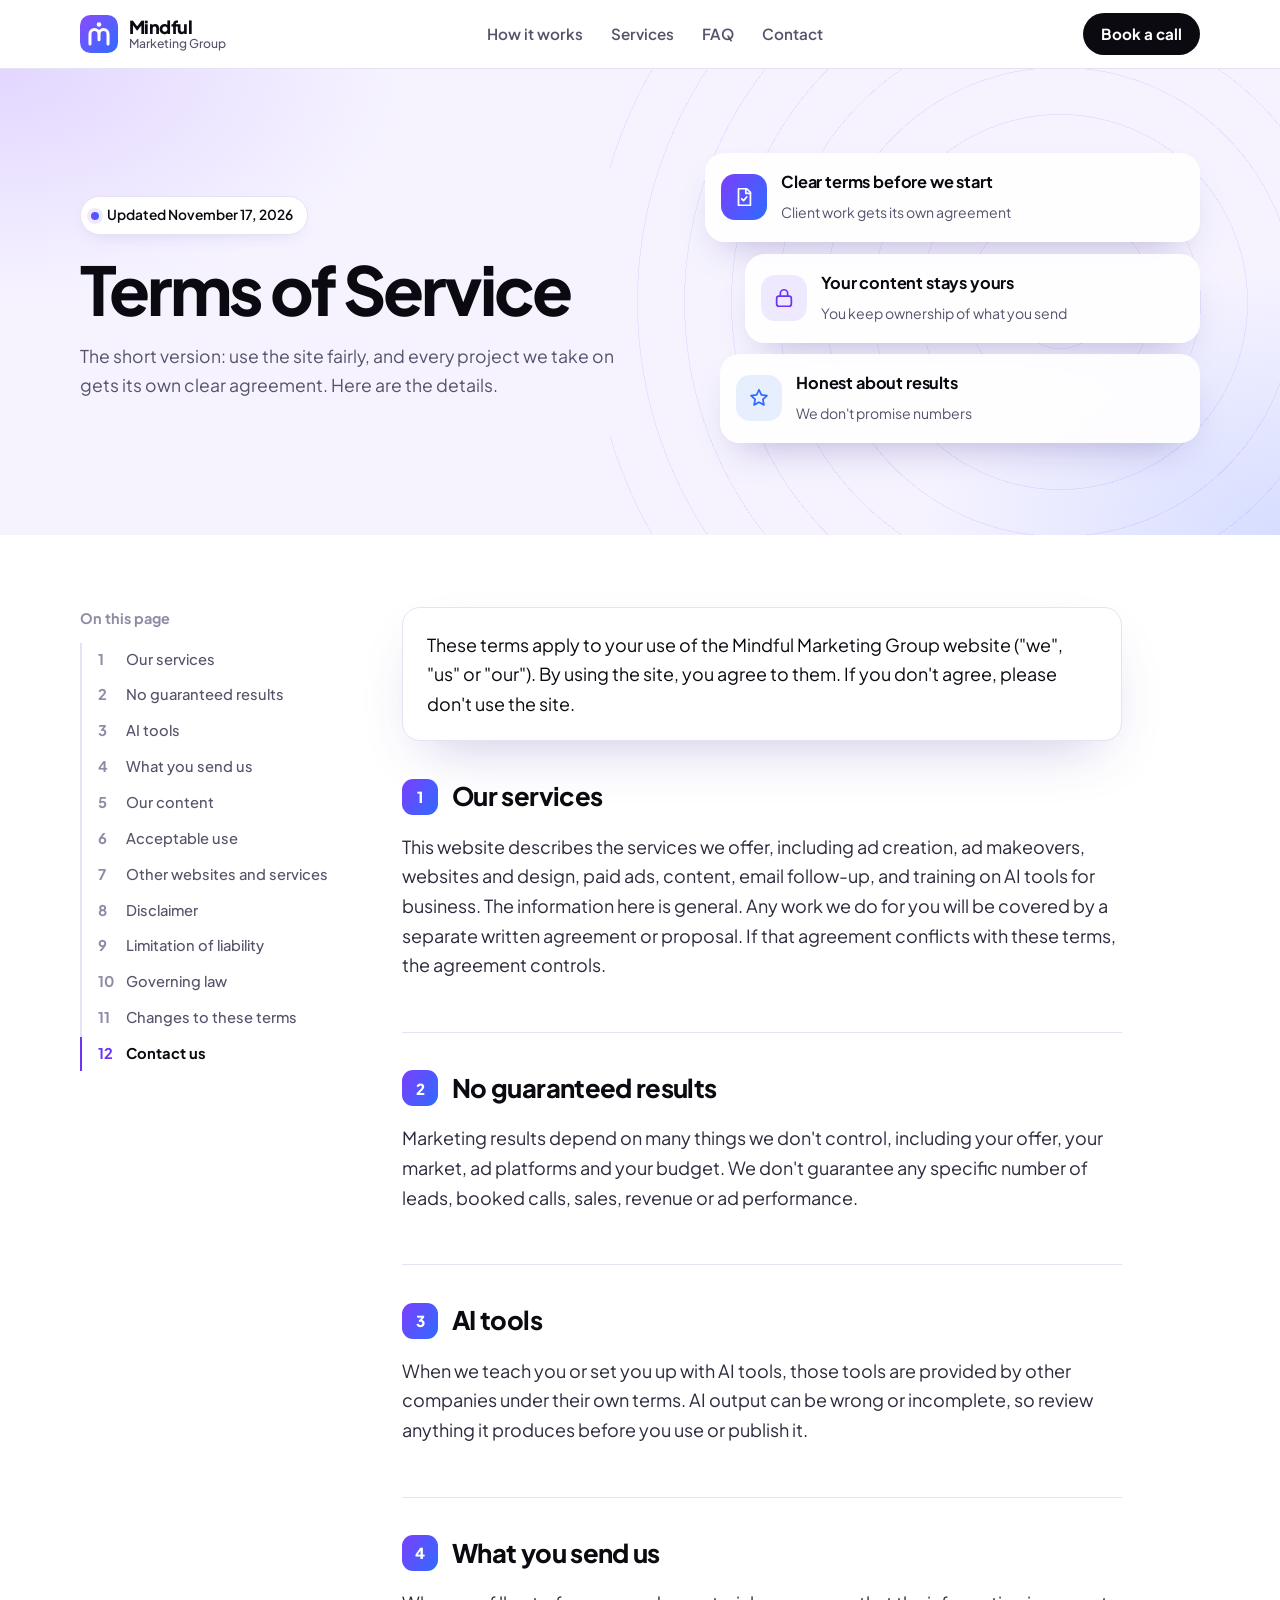
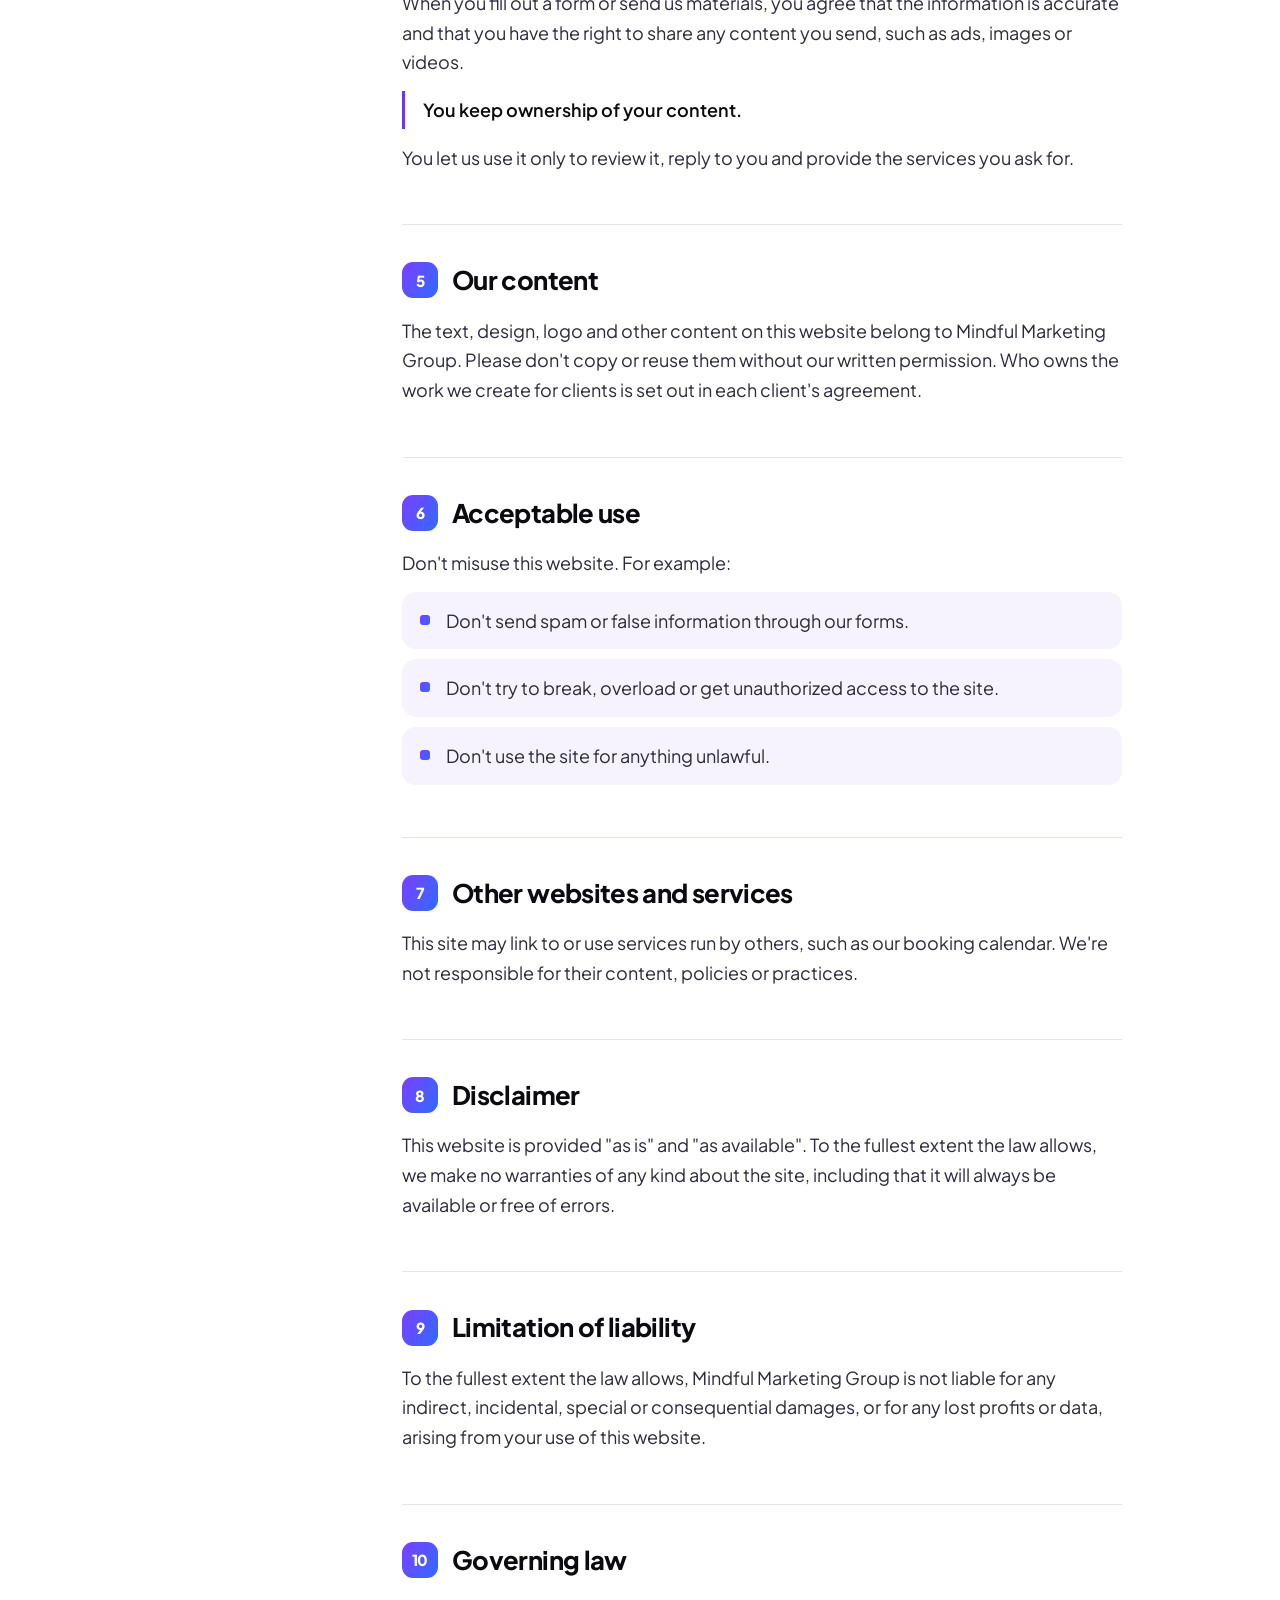
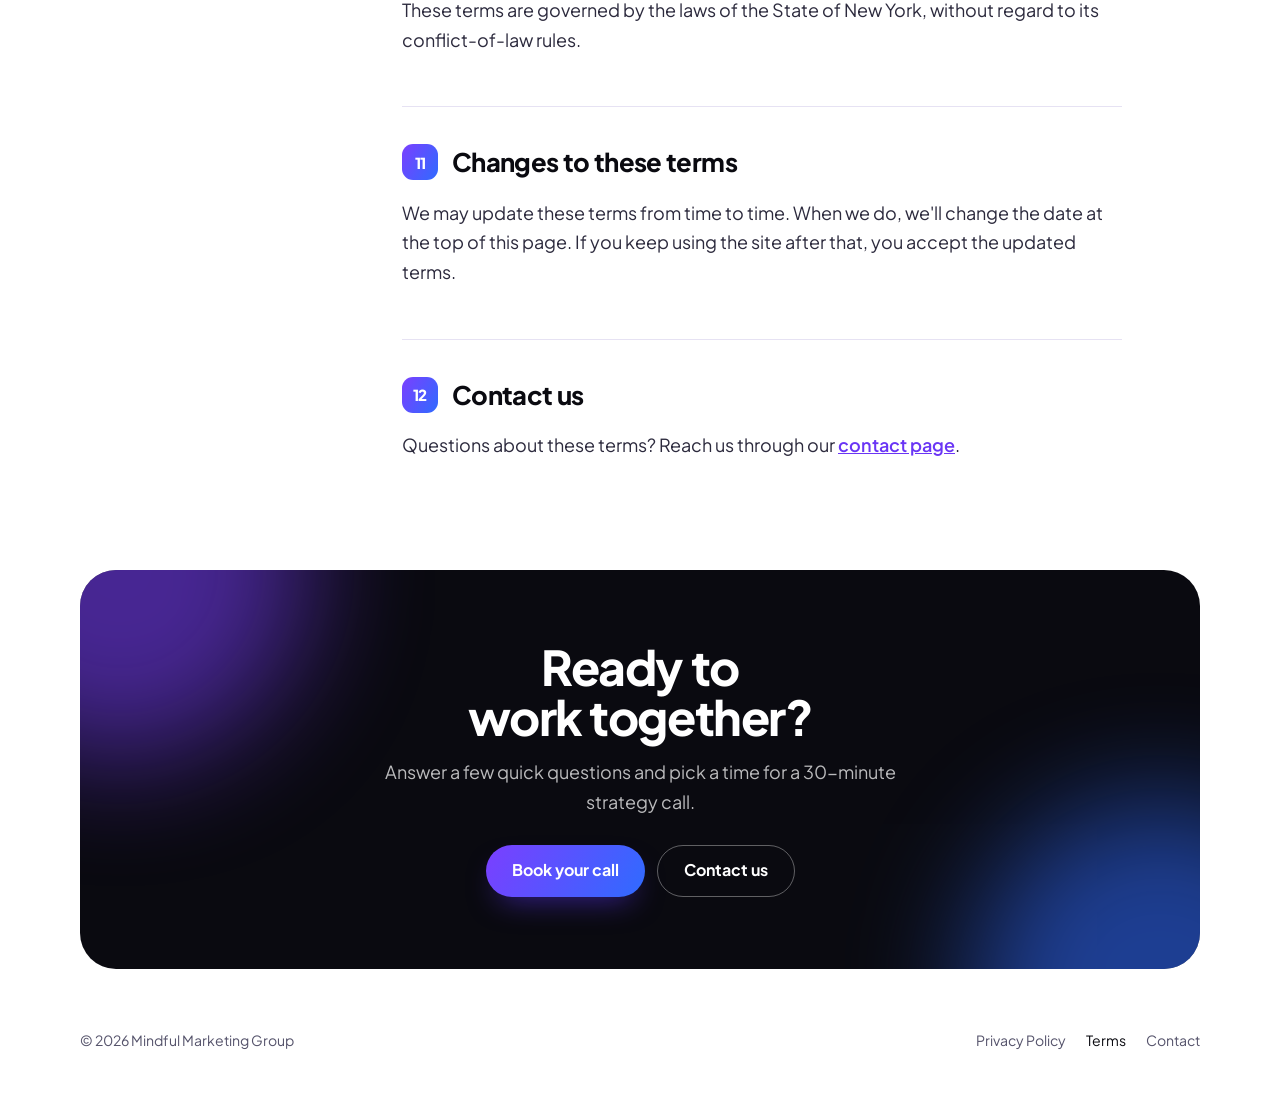
<file: terms.html>
<!doctype html>
<html lang="en">
<head>
<meta charset="utf-8">
<meta name="viewport" content="width=device-width, initial-scale=1">
<title>Terms of Service | Mindful Marketing Group</title>
<meta name="description" content="The terms for using the Mindful Marketing Group website.">
<link rel="icon" type="image/svg+xml" href="logo.svg">
<link rel="preconnect" href="https://fonts.googleapis.com">
<link rel="preconnect" href="https://fonts.gstatic.com" crossorigin>
<link href="https://fonts.googleapis.com/css2?family=Plus+Jakarta+Sans:wght@400..800&display=swap" rel="stylesheet">
<link rel="stylesheet" href="pages.css">
<script src="config.js"></script>
</head>
<body>

<header class="site-header">
  <div class="wrap">
    <a class="brand" href="index.html" aria-label="Mindful Marketing Group home">
      <svg viewBox="0 0 40 40" aria-hidden="true">
        <defs><linearGradient id="mmgGrad" x1="0" y1="0" x2="40" y2="40" gradientUnits="userSpaceOnUse"><stop offset="0" stop-color="#8A4DFF"/><stop offset="1" stop-color="#2F6BFF"/></linearGradient></defs>
        <rect width="40" height="40" rx="11" fill="url(#mmgGrad)"/>
        <path d="M10.5 30.5V20a4.75 4.75 0 0 1 9.5 0v6M20 20a4.75 4.75 0 0 1 9.5 0v10.5" fill="none" stroke="#fff" stroke-width="3.2" stroke-linecap="round" stroke-linejoin="round"/>
        <circle cx="20" cy="10" r="2.4" fill="#fff"/>
      </svg>
      <span><b>Mindful</b><small>Marketing Group</small></span>
    </a>
    <nav class="nav" aria-label="Main">
      <a href="index.html#how">How it works</a>
      <a href="index.html#services">Services</a>
      <a href="index.html#faq">FAQ</a>
      <a href="contact.html">Contact</a>
    </nav>
    <a class="btn btn-small btn-dark" href="index.html#apply">Book a call</a>
  </div>
</header>

<main>
  <section class="page-hero">
    <div class="wrap hero-row">
      <div>
        <span class="pill"><i aria-hidden="true"></i>Updated November 17, 2026</span>
        <h1>Terms of Service</h1>
        <p class="lede">The short version: use the site fairly, and every project we take on gets its own clear agreement. Here are the details.</p>
      </div>
      <ul class="glance" aria-label="Terms at a glance">
        <li class="pop">
          <span class="ic g"><svg viewBox="0 0 24 24"><path d="M6 3h9l4 4v14H6z"/><path d="M14 3v5h5M9.5 14l2 2 3.5-4"/></svg></span>
          <span><b>Clear terms before we start</b><small>Client work gets its own agreement</small></span>
        </li>
        <li class="pop">
          <span class="ic"><svg viewBox="0 0 24 24"><rect x="4" y="10" width="16" height="11" rx="2.5"/><path d="M8 10V7a4 4 0 0 1 8 0v3"/></svg></span>
          <span><b>Your content stays yours</b><small>You keep ownership of what you send</small></span>
        </li>
        <li class="pop">
          <span class="ic b"><svg viewBox="0 0 24 24"><path d="M12 3l2.6 5.6 6.1.7-4.5 4.2 1.2 6L12 16.6 6.6 19.5l1.2-6L3.3 9.3l6.1-.7z"/></svg></span>
          <span><b>Honest about results</b><small>We don't promise numbers</small></span>
        </li>
      </ul>
    </div>
  </section>

  <div class="wrap legal">
    <aside>
      <details class="toc-mobile"><summary>Jump to a section</summary><ol data-toc></ol></details>
      <nav class="toc" aria-label="Sections"><p>On this page</p><ol data-toc></ol></nav>
    </aside>

    <article class="prose">
      <p class="intro">These terms apply to your use of the Mindful Marketing Group website ("we", "us" or "our"). By using the site, you agree to them. If you don't agree, please don't use the site.</p>

      <section id="services">
        <h2>Our services</h2>
        <p>This website describes the services we offer, including ad creation, ad makeovers, websites and design, paid ads, content, email follow-up, and training on AI tools for business. The information here is general. Any work we do for you will be covered by a separate written agreement or proposal. If that agreement conflicts with these terms, the agreement controls.</p>
      </section>

      <section id="results">
        <h2>No guaranteed results</h2>
        <p>Marketing results depend on many things we don't control, including your offer, your market, ad platforms and your budget. We don't guarantee any specific number of leads, booked calls, sales, revenue or ad performance.</p>
      </section>

      <section id="ai-tools">
        <h2>AI tools</h2>
        <p>When we teach you or set you up with AI tools, those tools are provided by other companies under their own terms. AI output can be wrong or incomplete, so review anything it produces before you use or publish it.</p>
      </section>

      <section id="your-content">
        <h2>What you send us</h2>
        <p>When you fill out a form or send us materials, you agree that the information is accurate and that you have the right to share any content you send, such as ads, images or videos.</p>
        <p class="callout">You keep ownership of your content.</p>
        <p>You let us use it only to review it, reply to you and provide the services you ask for.</p>
      </section>

      <section id="our-content">
        <h2>Our content</h2>
        <p>The text, design, logo and other content on this website belong to Mindful Marketing Group. Please don't copy or reuse them without our written permission. Who owns the work we create for clients is set out in each client's agreement.</p>
      </section>

      <section id="acceptable-use">
        <h2>Acceptable use</h2>
        <p>Don't misuse this website. For example:</p>
        <ul>
          <li>Don't send spam or false information through our forms.</li>
          <li>Don't try to break, overload or get unauthorized access to the site.</li>
          <li>Don't use the site for anything unlawful.</li>
        </ul>
      </section>

      <section id="third-parties">
        <h2>Other websites and services</h2>
        <p>This site may link to or use services run by others, such as our booking calendar. We're not responsible for their content, policies or practices.</p>
      </section>

      <section id="disclaimer">
        <h2>Disclaimer</h2>
        <p>This website is provided "as is" and "as available". To the fullest extent the law allows, we make no warranties of any kind about the site, including that it will always be available or free of errors.</p>
      </section>

      <section id="liability">
        <h2>Limitation of liability</h2>
        <p>To the fullest extent the law allows, Mindful Marketing Group is not liable for any indirect, incidental, special or consequential damages, or for any lost profits or data, arising from your use of this website.</p>
      </section>

      <section id="law">
        <h2>Governing law</h2>
        <p>These terms are governed by the laws of the State of New York, without regard to its conflict-of-law rules.</p>
      </section>

      <section id="changes">
        <h2>Changes to these terms</h2>
        <p>We may update these terms from time to time. When we do, we'll change the date at the top of this page. If you keep using the site after that, you accept the updated terms.</p>
      </section>

      <section id="contact">
        <h2>Contact us</h2>
        <p>Questions about these terms? Reach us through our <a href="contact.html">contact page</a><span data-email-sentence></span>.</p>
      </section>
    </article>
  </div>

  <section class="cta">
    <div class="wrap">
      <div class="cta-card">
        <h2>Ready to work together?</h2>
        <p>Answer a few quick questions and pick a time for a 30-minute strategy call.</p>
        <div class="row">
          <a class="btn" href="index.html#apply">Book your call</a>
          <a class="btn btn-light" href="contact.html">Contact us</a>
        </div>
      </div>
    </div>
  </section>
</main>

<footer class="site-footer">
  <div class="wrap">
    <p>&copy; <span data-year>2026</span> Mindful Marketing Group</p>
    <nav aria-label="Footer"><a href="privacy.html">Privacy Policy</a><a href="terms.html" aria-current="page">Terms</a><a href="contact.html">Contact</a></nav>
  </div>
</footer>

<script src="pages.js"></script>
</body>
</html>
</file>
<file: home.css>
/* ============================================================
     BRAND COLORS — change them here
     ============================================================ */
  :root {
    --bg: #FFFFFF;
    --bg-tint: #F6F3FF;     /* soft lavender sections */
    --ink: #0A0A10;         /* black */
    --text: #0A0A10;
    --muted: #55536B;
    --faint: #8E8BA6;
    --line: #E6E2F3;
    --purple: #6A35F5;
    --blue: #2F6BFF;
    --purple-soft: #EFE9FF;
    --blue-soft: #E7EFFF;
    --grad: linear-gradient(120deg, #7B3FFF 0%, #2F6BFF 100%);
    --error: #D23B4B;
    --radius-xl: 36px;
    --radius-lg: 26px;
    --radius-md: 18px;
    --radius-sm: 12px;
    --wrap: 1160px;
    --shadow: 0 24px 60px -24px rgba(58, 30, 150, .28);
  }

  *, *::before, *::after { box-sizing: border-box; }
  html { -webkit-text-size-adjust: 100%; scroll-behavior: smooth; }
  body {
    margin: 0;
    background: var(--bg);
    color: var(--text);
    font-family: "Plus Jakarta Sans", system-ui, -apple-system, "Segoe UI", sans-serif;
    font-size: 17px;
    line-height: 1.6;
    -webkit-font-smoothing: antialiased;
  }
  img, svg, iframe { display: block; max-width: 100%; }
  a { color: inherit; }
  [id] { scroll-margin-top: 84px; }
  [hidden] { display: none !important; }
  :focus-visible { outline: 2px solid var(--purple); outline-offset: 3px; border-radius: 6px; }

  .wrap { width: 100%; max-width: var(--wrap); margin: 0 auto; padding: 0 20px; }

  /* ---------- Type ---------- */
  h1, h2, h3 { margin: 0; font-weight: 750; letter-spacing: -0.03em; color: var(--ink); }
  h1 { font-size: clamp(2.6rem, 7.4vw, 4.1rem); line-height: 1.02; letter-spacing: -0.045em; text-wrap: balance; }
  h2 { font-size: clamp(2rem, 5vw, 3.1rem); line-height: 1.06; text-wrap: balance; }
  h3 { font-size: 1.2rem; line-height: 1.3; letter-spacing: -0.015em; }
  p { margin: 0; }
  .lede { color: var(--muted); font-size: 1.12rem; max-width: 33em; }

  /* ---------- Buttons ---------- */
  .btn {
    display: inline-flex; align-items: center; justify-content: center; gap: 10px;
    min-height: 54px; padding: 0 28px;
    border: 0; border-radius: 999px;
    background: var(--grad); color: #fff;
    font: inherit; font-weight: 700; font-size: 1.02rem; text-decoration: none; white-space: nowrap;
    cursor: pointer;
    box-shadow: 0 14px 30px -12px rgba(90, 50, 240, .6);
    transition: transform .15s ease, box-shadow .15s ease;
  }
  .btn:hover { transform: translateY(-1px); box-shadow: 0 18px 36px -12px rgba(90, 50, 240, .7); }
  .btn-ghost { background: #fff; color: var(--ink); border: 1px solid var(--line); box-shadow: none; }
  .btn-ghost:hover { border-color: var(--ink); box-shadow: none; }
  .btn-small { min-height: 42px; padding: 0 18px; font-size: .95rem; box-shadow: none; flex: none; }
  .btn-dark { background: var(--ink); box-shadow: none; }
  .btn-dark:hover { box-shadow: none; }

  /* ---------- Header ---------- */
  .site-header {
    position: sticky; top: 0; z-index: 20;
    background: rgba(255, 255, 255, .82);
    backdrop-filter: blur(14px); -webkit-backdrop-filter: blur(14px);
    border-bottom: 1px solid rgba(230, 226, 243, .8);
  }
  .site-header .wrap { display: flex; align-items: center; justify-content: space-between; gap: 16px; height: 68px; }
  .brand { display: flex; align-items: center; gap: 11px; text-decoration: none; }
  .brand svg { width: 38px; height: 38px; flex: none; }
  .brand span { display: grid; line-height: 1.05; }
  .brand b { font-size: 1.12rem; font-weight: 800; letter-spacing: -0.03em; }
  .brand small { font-size: .76rem; color: var(--muted); font-weight: 500; }
  .nav { display: none; gap: 28px; font-size: .95rem; font-weight: 600; color: var(--muted); }
  .nav a { text-decoration: none; }
  .nav a:hover { color: var(--ink); }
  @media (min-width: 900px) { .nav { display: flex; } }

  /* ---------- Hero ---------- */
  .hero { position: relative; padding: 48px 0 72px; overflow: hidden; }
  .hero::before {
    content: ""; position: absolute; inset: 0; z-index: -1;
    background:
      radial-gradient(40% 50% at 8% 10%, rgba(123, 63, 255, .10), transparent 70%),
      radial-gradient(40% 50% at 95% 20%, rgba(47, 107, 255, .10), transparent 70%);
  }
  .hero-grid { display: grid; gap: 44px; align-items: center; }
  .pill {
    display: inline-flex; align-items: center; gap: 8px;
    padding: 7px 14px 7px 10px; border-radius: 999px;
    background: #fff; border: 1px solid var(--line);
    font-size: .88rem; font-weight: 600; color: var(--ink);
    box-shadow: 0 6px 20px -12px rgba(58, 30, 150, .25);
  }
  .pill i { width: 8px; height: 8px; border-radius: 50%; background: #22C55E; box-shadow: 0 0 0 4px rgba(34, 197, 94, .18); }
  .hero h1 { margin-top: 22px; }
  .hero .lede { margin-top: 20px; }
  .hero-ctas { display: flex; flex-wrap: wrap; gap: 12px; margin-top: 30px; }
  @media (min-width: 980px) {
    .hero { padding: 72px 0 96px; }
    .hero-grid { grid-template-columns: 1.02fr 1fr; gap: 56px; }
  }

  /* Hero visual: your marketing running on its own */
  .stage {
    position: relative; aspect-ratio: 1 / 1.05; width: 100%; max-width: 560px; margin: 0 auto;
  }
  .stage-bg {
    position: absolute; inset: 0;
    border-radius: var(--radius-xl); overflow: hidden;
    background:
      radial-gradient(55% 45% at 22% 24%, rgba(123, 63, 255, .55), transparent 70%),
      radial-gradient(55% 50% at 82% 78%, rgba(47, 107, 255, .55), transparent 70%),
      radial-gradient(60% 60% at 60% 30%, rgba(255, 255, 255, .9), transparent 70%),
      #ECE6FF;
  }
  .stage-bg::after {   /* fine rings, like ripples */
    content: ""; position: absolute; left: 50%; top: 50%; width: 140%; aspect-ratio: 1;
    transform: translate(-50%, -50%);
    background: repeating-radial-gradient(circle, transparent 0 46px, rgba(255, 255, 255, .45) 46px 47px);
    pointer-events: none;
  }
  .phone {
    position: absolute; left: 50%; top: 52%; z-index: 2;
    width: 50%; transform: translate(-50%, -50%) rotate(-5deg);
    background: #fff; border-radius: 28px; padding: 11px;
    box-shadow: 0 40px 70px -30px rgba(40, 20, 120, .55);
  }
  .phone-top { display: flex; align-items: center; gap: 8px; padding: 2px 4px 10px; }
  .phone-top .mini { width: 22px; height: 22px; border-radius: 7px; background: var(--grad); flex: none; display: grid; place-items: center; }
  .phone-top .mini svg { width: 14px; height: 14px; }
  .phone-top b { font-size: .7rem; font-weight: 700; letter-spacing: -0.01em; }
  .post {
    position: relative; aspect-ratio: 4 / 5; border-radius: 18px; overflow: hidden;
    background: var(--ink); color: #fff; padding: 14px;
    display: flex; flex-direction: column; justify-content: flex-end;
  }
  .post::before {
    content: ""; position: absolute; width: 120%; aspect-ratio: 1; right: -55%; top: -40%;
    border-radius: 50%; background: var(--grad); filter: blur(2px);
  }
  .post span { position: relative; font-weight: 800; font-size: clamp(.82rem, 2.4vw, 1.15rem); line-height: 1.12; letter-spacing: -0.03em; }
  .post small { position: relative; margin-top: 8px; font-size: .62rem; color: rgba(255, 255, 255, .7); font-weight: 600; }
  .phone-actions { display: flex; gap: 10px; padding: 10px 4px 2px; }
  .phone-actions svg { width: 16px; height: 16px; stroke: var(--ink); fill: none; stroke-width: 1.8; }

  .chip {
    position: absolute; z-index: 3;
    display: flex; align-items: center; gap: 10px;
    padding: 9px 14px 9px 9px; border-radius: 16px;
    background: rgba(255, 255, 255, .92);
    backdrop-filter: blur(8px); -webkit-backdrop-filter: blur(8px);
    box-shadow: 0 16px 34px -14px rgba(40, 20, 120, .4);
    font-size: .8rem; line-height: 1.25; white-space: nowrap;
  }
  .chip b { display: block; font-weight: 700; color: var(--ink); }
  .chip small { color: var(--muted); font-size: .72rem; }
  .chip .ic { width: 32px; height: 32px; border-radius: 10px; display: grid; place-items: center; flex: none; }
  .chip .ic svg { width: 17px; height: 17px; fill: none; stroke-width: 2; }
  .ic.p { background: var(--purple-soft); } .ic.p svg { stroke: var(--purple); }
  .ic.b { background: var(--blue-soft); }   .ic.b svg { stroke: var(--blue); }
  .ic.g { background: var(--grad); }        .ic.g svg { stroke: #fff; }
  .c1 { left: 5%;  top: 5%; }
  .c2 { right: 4%; top: 30%; }
  .c3 { left: 5%;  bottom: 4%; }
  .c4 { right: 4%; bottom: 11%; }
  @media (max-width: 560px) {
    .stage { aspect-ratio: 1 / 1.2; }
    .phone { width: 48%; }
    .c1 { top: 4%; left: 4%; }
    .c2 { top: 28%; right: 3%; }
    .c3 { bottom: 4%; left: 4%; }
    .c4 { bottom: 15%; right: 4%; }
  }
  @media (max-width: 420px) {
    .chip { font-size: .72rem; padding: 7px 11px 7px 7px; gap: 8px; border-radius: 13px; }
    .chip small { font-size: .66rem; }
    .chip .ic { width: 27px; height: 27px; border-radius: 8px; }
    .chip .ic svg { width: 14px; height: 14px; }
    .phone { width: 50%; border-radius: 22px; padding: 8px; }
  }

  /* The one orchestrated moment: the system "comes alive" on load */
  .phone { animation: rise .8s cubic-bezier(.2, .8, .2, 1) .1s both; }
  .chip  { animation: pop .6s cubic-bezier(.2, .8, .2, 1) both; }
  .c1 { animation-delay: .7s; } .c2 { animation-delay: 1.1s; } .c3 { animation-delay: 1.5s; } .c4 { animation-delay: 1.9s; }
  @keyframes rise { from { opacity: 0; transform: translate(-50%, -42%) rotate(-5deg); } to { opacity: 1; transform: translate(-50%, -50%) rotate(-5deg); } }
  @keyframes pop  { from { opacity: 0; transform: translateY(10px) scale(.94); } to { opacity: 1; transform: none; } }

  /* ---------- Black band ---------- */
  .band { background: var(--ink); color: #fff; padding: 26px 0; }
  .band ul {
    list-style: none; margin: 0; padding: 0;
    display: flex; flex-wrap: wrap; justify-content: center; gap: 10px 26px;
    font-weight: 700; font-size: clamp(1rem, 2.4vw, 1.3rem); letter-spacing: -0.02em;
  }
  .band li { display: flex; align-items: center; gap: 26px; }
  .band li + li::before { content: "\2726"; background: var(--grad); -webkit-background-clip: text; background-clip: text; color: transparent; font-size: .9em; }
  @media (max-width: 600px) { .band li + li::before { display: none; } .band ul { gap: 6px 18px; } }

  /* ---------- Sections ---------- */
  .block { padding: 96px 0; }
  .block.tint { background: var(--bg-tint); }
  .block-head { max-width: 640px; margin-bottom: 44px; }
  .block-head .lede { margin-top: 14px; }
  .block-head.center { margin-left: auto; margin-right: auto; text-align: center; }
  .block-head.center .lede { margin-left: auto; margin-right: auto; }
  @media (min-width: 760px) { .block { padding: 128px 0; } }

  /* Steps — a real sequence, so numbered */
  .steps { list-style: none; margin: 0; padding: 0; display: grid; gap: 14px; counter-reset: step; }
  .steps li {
    counter-increment: step; position: relative;
    background: #fff; border: 1px solid var(--line); border-radius: var(--radius-lg);
    padding: 26px 24px 28px;
  }
  .steps li::before {
    content: counter(step);
    display: grid; place-items: center; width: 44px; height: 44px; margin-bottom: 18px;
    border-radius: 14px; background: var(--grad); color: #fff; font-weight: 800; font-size: 1.1rem;
  }
  .steps p { color: var(--muted); margin-top: 8px; }
  @media (min-width: 900px) {
    .steps { grid-template-columns: repeat(3, 1fr); gap: 20px; }
    .steps li:not(:last-child)::after {
      content: ""; position: absolute; top: 48px; right: -21px; width: 22px; height: 2px;
      background: var(--grad);
    }
  }

  /* Services — bento */
  .bento { display: grid; gap: 14px; }
  .tile { border-radius: var(--radius-lg); padding: 28px 26px; position: relative; overflow: hidden; min-height: 250px; display: flex; flex-direction: column; justify-content: flex-end; }
  .tile p { margin-top: 8px; max-width: 30em; }
  .tile.dark { background: linear-gradient(150deg, #2B1A6B 0%, #1E1450 55%, #1A1F5C 100%); color: #fff; }
  .tile.dark h3 { color: #fff; }
  .tile.dark p { color: rgba(255, 255, 255, .7); }
  .tile.grad { background: var(--grad); color: #fff; }
  .tile.grad h3 { color: #fff; }
  .tile.grad p { color: rgba(255, 255, 255, .85); }
  .tile.light { background: #fff; border: 1px solid var(--line); }
  .tile.light p, .tile.lav p { color: var(--muted); }
  .tile.lav { background: var(--purple-soft); }
  .art { flex: 1; display: flex; align-items: center; justify-content: center; margin-bottom: 22px; min-height: 110px; }
  /* tiny illustrations */
  .posts { display: flex; gap: 10px; }
  .posts i { width: 64px; aspect-ratio: 4 / 5; border-radius: 12px; background: #1B1A28; border: 1px solid #2A2840; display: block; position: relative; overflow: hidden; }
  .posts i::after { content: ""; position: absolute; width: 90%; aspect-ratio: 1; border-radius: 50%; right: -30%; top: -25%; background: var(--grad); }
  .posts i:nth-child(1) { transform: rotate(-8deg) translateY(6px); }
  .posts i:nth-child(3) { transform: rotate(8deg) translateY(6px); }
  .posts i:nth-child(2)::after { right: auto; left: -30%; top: auto; bottom: -25%; }
  .target { width: 104px; height: 104px; border-radius: 50%; border: 2px solid rgba(255,255,255,.5); display: grid; place-items: center; }
  .target::before { content: ""; width: 62px; height: 62px; border-radius: 50%; border: 2px solid rgba(255,255,255,.7); display: grid; }
  .target { position: relative; }
  .target::after { content: ""; position: absolute; width: 18px; height: 18px; border-radius: 50%; background: #fff; }
  .browser { width: 190px; border-radius: 12px; border: 1px solid var(--line); background: var(--bg-tint); overflow: hidden; }
  .browser .bar { height: 18px; background: #fff; border-bottom: 1px solid var(--line); display: flex; gap: 4px; align-items: center; padding: 0 8px; }
  .browser .bar i { width: 6px; height: 6px; border-radius: 50%; background: var(--line); }
  .browser .body { padding: 12px; display: grid; gap: 6px; }
  .browser .body i { height: 7px; border-radius: 4px; background: #DCD5F5; }
  .browser .body i:nth-child(1) { width: 70%; height: 10px; background: var(--ink); }
  .browser .body i:nth-child(2) { width: 90%; }
  .browser .body i:nth-child(3) { width: 40%; height: 16px; border-radius: 99px; background: var(--grad); margin-top: 4px; }
  .mails { display: grid; gap: 8px; width: 220px; }
  .mails i { display: flex; align-items: center; gap: 10px; height: 38px; padding: 0 12px; border-radius: 12px; background: #fff; box-shadow: 0 8px 20px -14px rgba(58,30,150,.5); }
  .mails i::before { content: ""; width: 16px; height: 16px; border-radius: 5px; background: var(--grad); flex: none; }
  .mails i::after { content: ""; height: 6px; flex: 1; border-radius: 3px; background: #DCD5F5; }
  .mails i:nth-child(2) { margin-left: 18px; }
  .mails i:nth-child(3) { margin-left: 36px; opacity: .7; }
  .posts i:nth-child(2)::before {
    content: ""; position: absolute; left: 50%; top: 50%; z-index: 1; transform: translate(-35%, -50%);
    border-left: 14px solid #fff; border-top: 9px solid transparent; border-bottom: 9px solid transparent;
  }
  .makeover { display: flex; align-items: center; gap: 12px; }
  .makeover i {
    width: 74px; aspect-ratio: 4 / 5; border-radius: 12px; position: relative; overflow: hidden;
    display: grid; place-items: end center; padding-bottom: 8px;
    font-style: normal; font-size: .68rem; font-weight: 700;
  }
  .makeover .before { background: rgba(255, 255, 255, .12); color: rgba(255, 255, 255, .85); border: 1.5px dashed rgba(255, 255, 255, .55); transform: rotate(-6deg); }
  .makeover .after { background: #fff; color: var(--purple); transform: rotate(5deg); box-shadow: 0 16px 30px -12px rgba(20, 10, 80, .45); }
  .makeover .after::before { content: ""; position: absolute; width: 95%; aspect-ratio: 1; border-radius: 50%; right: -35%; top: -25%; background: var(--grad); }
  .makeover svg { width: 26px; height: 26px; stroke: #fff; fill: none; stroke-width: 2.2; stroke-linecap: round; stroke-linejoin: round; }
  .ai { width: min(330px, 100%); display: grid; gap: 10px; font-size: .8rem; font-weight: 600; line-height: 1.3; }
  .ai .q { justify-self: end; background: var(--ink); color: #fff; padding: 10px 14px; border-radius: 16px 16px 4px 16px; }
  .ai .a {
    justify-self: start; display: flex; align-items: center; gap: 8px;
    background: #fff; color: var(--ink); padding: 10px 14px; border-radius: 16px 16px 16px 4px;
    box-shadow: 0 10px 24px -14px rgba(58, 30, 150, .5);
  }
  .ai .a::before { content: "\2726"; background: var(--grad); -webkit-background-clip: text; background-clip: text; color: transparent; font-size: 1rem; }
  .tile.small { min-height: 0; justify-content: flex-start; background: #fff; border: 1px solid var(--line); }
  .tile.small .ico { width: 46px; height: 46px; border-radius: 14px; background: var(--purple-soft); display: grid; place-items: center; margin-bottom: 18px; }
  .tile.small .ico svg { width: 22px; height: 22px; stroke: var(--purple); fill: none; stroke-width: 1.8; }
  .tile.small p { color: var(--muted); }
  /* Ad creation: a real video ad */
  .eg { position: absolute; top: 18px; left: 18px; z-index: 3; padding: 5px 11px; border-radius: 999px; background: rgba(255, 255, 255, .14); color: rgba(255, 255, 255, .85); font-size: .75rem; font-weight: 600; }
  .reel {
    width: 100%; max-width: 560px; aspect-ratio: 16 / 9; margin-top: 26px;
    border-radius: 16px; overflow: hidden; background: #1A1A22;
    border: 1px solid rgba(255, 255, 255, .14);
    box-shadow: 0 28px 50px -24px rgba(0, 0, 0, .9);
  }
  .reel video { width: 100%; height: 100%; object-fit: cover; display: block; }
  .showcase { display: flex; align-items: center; justify-content: center; gap: 26px; width: 100%; margin-top: 30px; }
  .phone-frame {
    flex: 0 0 auto; width: 32%; max-width: 220px; aspect-ratio: 9 / 16;
    padding: 7px; border-radius: 28px; background: #1C1B26;
    border: 1px solid rgba(255, 255, 255, .16);
    box-shadow: 0 30px 54px -24px rgba(0, 0, 0, .95);
    transform: rotate(-3deg);
  }
  .phone-frame video { width: 100%; height: 100%; object-fit: cover; display: block; border-radius: 21px; }
  .showcase .reel { flex: 1 1 auto; margin-top: 0; max-width: 430px; transform: rotate(2deg); }
  @media (max-width: 640px) {
    .showcase { flex-direction: column; gap: 22px; }
    .phone-frame { width: 64%; max-width: 240px; }
    .showcase .reel { width: 100%; }
  }

  /* four concept ads: phone, two wide clips, phone */
  .showcase { gap: 20px; align-items: center; }
  .showcase .phone-frame { width: 24%; max-width: 190px; }
  .phone-frame.tilt-r { transform: rotate(3deg); }
  .reels { flex: 1 1 0; min-width: 0; max-width: 340px; display: grid; gap: 16px; }
  .showcase .reels .reel { max-width: none; width: 100%; transform: rotate(-1.5deg); }
  .showcase .reels .reel + .reel { transform: rotate(1.5deg); }
  .concept-note { order: 9; margin: 14px 0 0; font-size: .78rem; color: rgba(255, 255, 255, .55) !important; max-width: none !important; }
  .tile.dark .art { margin-bottom: 14px; }
  @media (max-width: 640px) {
    .showcase { flex-direction: row; flex-wrap: wrap; gap: 16px; }
    .showcase .phone-frame { width: calc(50% - 8px); max-width: none; order: 1; }
    .reels { flex: 1 1 100%; max-width: none; order: 2; }
  }
  /* website tile: a real screen recording inside the browser frame */
  .eg.on-light { background: var(--purple-soft); color: var(--purple); }
  .browser.live { width: 100%; max-width: 260px; margin-top: 34px; background: #fff; box-shadow: 0 24px 44px -26px rgba(40, 20, 110, .55); }
  .browser.live video { width: 100%; height: auto; display: block; }

  /* Ad makeovers: a simple sparkle icon */
  .wand {
    width: 104px; height: 104px; border-radius: 30px; display: grid; place-items: center;
    background: rgba(255, 255, 255, .16); border: 1px solid rgba(255, 255, 255, .32);
    box-shadow: 0 24px 44px -20px rgba(10, 10, 60, .55), inset 0 1px 0 rgba(255, 255, 255, .35);
  }
  .wand svg { width: 52px; height: 52px; fill: none; stroke: #fff; stroke-width: 1.6; stroke-linecap: round; stroke-linejoin: round; }

  @media (min-width: 900px) {
    .bento { grid-template-columns: repeat(3, 1fr); gap: 18px; }
    .span-2 { grid-column: span 2; }
    .tile { min-height: 300px; padding: 32px; }
    .tile.small { min-height: 0; padding: 28px 30px 30px; }
  }

  /* ---------- Application ---------- */
  .apply-card { border: 1px solid var(--line); border-radius: var(--radius-xl); background: #fff; overflow: hidden; box-shadow: var(--shadow); }
  .apply-tabs { display: grid; grid-template-columns: 1fr 1fr; border-bottom: 1px solid var(--line); background: #FCFBFF; }
  .apply-tabs div {
    display: flex; align-items: center; justify-content: center; gap: 8px;
    padding: 16px 10px; font-size: .92rem; color: var(--faint); font-weight: 600;
  }
  .apply-tabs div::before { content: ""; width: 8px; height: 8px; border-radius: 50%; background: var(--line); }
  .apply-tabs .on { color: var(--ink); }
  .apply-tabs .on::before { background: var(--purple); box-shadow: 0 0 0 4px var(--purple-soft); }
  .apply-tabs .done::before { background: var(--faint); }

  .apply-grid { display: grid; }
  .pane { padding: 28px 22px 30px; }
  .book-pane { display: none; border-top: 1px solid var(--line); background: #FCFBFF; }
  .apply-card.unlocked .form-pane { display: none; }
  .apply-card.unlocked .book-pane { display: block; border-top: 0; }
  @media (min-width: 900px) {
    .apply-grid { grid-template-columns: 1.05fr 1fr; }
    .pane { padding: 38px 38px 42px; }
    .book-pane { display: block; border-top: 0; border-left: 1px solid var(--line); }
    .apply-card.unlocked .form-pane { display: block; }
    .apply-card.unlocked .book-pane { border-left: 1px solid var(--line); }
  }

  .progress { display: flex; align-items: center; gap: 14px; margin-bottom: 22px; color: var(--muted); font-size: .9rem; }
  .bar { flex: 1; height: 5px; border-radius: 5px; background: var(--purple-soft); overflow: hidden; }
  .bar i { display: block; height: 100%; width: 33.33%; background: var(--grad); border-radius: 5px; transition: width .35s ease; }

  fieldset { border: 0; margin: 0; padding: 0; display: none; }
  fieldset.active { display: grid; gap: 14px; }
  legend { font-size: 1.4rem; font-weight: 750; letter-spacing: -0.02em; margin-bottom: 6px; padding: 0; }
  label { display: grid; gap: 6px; font-size: .92rem; color: var(--muted); font-weight: 500; }
  input, select, textarea {
    width: 100%; min-height: 52px; padding: 13px 16px;
    background: #fff; color: var(--ink);
    border: 1px solid var(--line); border-radius: var(--radius-sm);
    font: inherit; font-size: 1rem;
  }
  textarea { min-height: 120px; resize: vertical; }
  select { appearance: none; -webkit-appearance: none; background-image: url("data:image/svg+xml,%3Csvg xmlns='http://www.w3.org/2000/svg' width='12' height='8' viewBox='0 0 12 8'%3E%3Cpath d='M1 1l5 5 5-5' fill='none' stroke='%2355536B' stroke-width='1.6'/%3E%3C/svg%3E"); background-repeat: no-repeat; background-position: right 16px center; padding-right: 40px; }
  input::placeholder, textarea::placeholder { color: var(--faint); }
  input:focus, select:focus, textarea:focus { outline: none; border-color: var(--purple); box-shadow: 0 0 0 4px var(--purple-soft); }
  .invalid input, .invalid select, .invalid textarea { border-color: var(--error); }
  .err { color: var(--error); font-size: .85rem; }
  .form-actions { display: flex; gap: 10px; margin-top: 22px; }
  .form-actions .btn { flex: 1; }
  .form-actions .btn-ghost { flex: 0 0 auto; }
  .fine { margin-top: 14px; color: var(--faint); font-size: .8rem; text-align: center; }
  .form-status { margin-top: 12px; color: var(--error); font-size: .9rem; text-align: center; }

  .cal-wrap { position: relative; }
  .cal-head { display: flex; justify-content: space-between; align-items: baseline; margin-bottom: 14px; }
  .cal-head strong { font-size: 1.1rem; }
  .cal-head span { color: var(--faint); font-size: .85rem; }
  .cal { display: grid; grid-template-columns: repeat(7, 1fr); gap: 6px; text-align: center; font-size: .9rem; }
  .cal .dow { color: var(--faint); font-size: .78rem; padding-bottom: 4px; }
  .cal .d { aspect-ratio: 1; display: grid; place-items: center; border-radius: 50%; color: var(--muted); }
  .cal .d.open { background: var(--purple-soft); color: var(--purple); font-weight: 700; }
  .cal .d.past { color: #CFCBE0; }
  .locked .cal { filter: blur(2px); opacity: .5; user-select: none; }
  .lock-msg { position: absolute; inset: 0; display: grid; place-items: center; text-align: center; }
  .lock-msg div {
    background: #fff; border: 1px solid var(--line); border-radius: var(--radius-md);
    padding: 20px 22px; max-width: 260px; font-size: .95rem; color: var(--muted);
    box-shadow: var(--shadow);
  }
  .lock-msg svg { width: 22px; height: 22px; stroke: var(--purple); fill: none; stroke-width: 1.8; margin: 0 auto 10px; }
  .lock-msg strong { display: block; color: var(--ink); margin-bottom: 4px; }
  .unlocked .lock-msg { display: none; }
  .booked-msg { display: none; }
  .unlocked .booked-msg { display: block; margin-bottom: 20px; }
  .booked-msg h3 { font-size: 1.4rem; margin-bottom: 6px; }
  .booked-msg p { color: var(--muted); }
  .cal-embed { display: none; margin-top: 18px; }
  .unlocked .cal-embed { display: block; }
  .cal-embed iframe { width: 100%; height: 720px; border: 0; border-radius: var(--radius-md); background: #fff; }
  @media (max-width: 600px) { .cal-embed iframe { height: 820px; } }
  .skip { margin-top: 10px; text-align: center; font-size: .9rem; color: var(--muted); }
  .skip button { font: inherit; font-weight: 700; color: var(--purple); background: none; border: 0; padding: 4px 2px; cursor: pointer; text-decoration: underline; text-underline-offset: 3px; }
  .cal-placeholder { border: 1px solid var(--line); border-radius: var(--radius-md); padding: 22px 24px; color: var(--muted); font-size: .95rem; background: #fff; }
  .cal-placeholder strong { display: block; color: var(--ink); font-size: 1.05rem; margin-bottom: 8px; }
  .cal-placeholder ol { margin: 0 0 14px; padding-left: 1.2em; }
  .cal-placeholder li { margin-bottom: 4px; }
  .cal-placeholder a { color: var(--purple); font-weight: 600; }

  /* FAQ */
  .faq-grid { display: grid; gap: 32px; }
  .faq-grid .block-head { margin-bottom: 0; }
  @media (min-width: 900px) { .faq-grid { grid-template-columns: 1fr 1.5fr; gap: 64px; } }
  .faq details { border-top: 1px solid var(--line); }
  .faq details:last-child { border-bottom: 1px solid var(--line); }
  .faq summary {
    list-style: none; cursor: pointer; padding: 22px 44px 22px 0; position: relative;
    font-weight: 700; font-size: 1.08rem; letter-spacing: -0.01em;
  }
  .faq summary::-webkit-details-marker { display: none; }
  .faq summary::after {
    content: "+"; position: absolute; right: 0; top: 50%; transform: translateY(-50%);
    width: 30px; height: 30px; border-radius: 50%; background: var(--purple-soft); color: var(--purple);
    display: grid; place-items: center; font-weight: 600; font-size: 1.2rem; line-height: 1;
    transition: transform .2s ease;
  }
  .faq details[open] summary::after { transform: translateY(-50%) rotate(45deg); }
  .faq details p { color: var(--muted); padding: 0 0 22px; max-width: 38em; }

  /* Final CTA — black */
  .final { padding: 0 0 20px; }
  .final-card {
    position: relative; overflow: hidden; text-align: center;
    background: var(--ink); color: #fff; border-radius: var(--radius-xl);
    padding: 88px 24px;
  }
  .final-card::before, .final-card::after {
    content: ""; position: absolute; width: 420px; aspect-ratio: 1; border-radius: 50%; filter: blur(60px); opacity: .55;
  }
  .final-card::before { background: #7B3FFF; left: -160px; top: -200px; }
  .final-card::after  { background: #2F6BFF; right: -160px; bottom: -220px; }
  .final-card > * { position: relative; z-index: 1; }
  .final h2 { color: #fff; max-width: 14ch; margin: 0 auto; font-size: clamp(2.2rem, 6vw, 3.8rem); }
  .final .lede { color: rgba(255, 255, 255, .72); margin: 18px auto 32px; }

  /* Footer */
  .site-footer { padding: 40px 0 48px; color: var(--muted); font-size: .88rem; }
  .site-footer .wrap { display: flex; flex-wrap: wrap; gap: 16px 28px; align-items: center; justify-content: space-between; }
  .site-footer nav { display: flex; gap: 20px; }
  .site-footer a { text-decoration: none; }
  .site-footer a:hover { color: var(--ink); }

  /* ============================================================
     3D SCROLL EFFECTS
     Everything below only applies when motion.js adds .motion to the page
     (it doesn't for people who turned on "reduce motion").
     ============================================================ */

  /* Ribbons: second ribbon only exists in motion mode */
  .ribbon-b { display: none; }
  .motion .ribbons { position: relative; overflow: hidden; padding: 88px 0 56px; }
  .motion .band, .motion .ribbon-b { width: 124%; margin-left: -12%; }
  .motion .band { position: relative; z-index: 2; transform: rotate(-3deg); padding: 22px 0; box-shadow: 0 24px 40px -24px rgba(10, 10, 16, .6); }
  .motion .ribbon-b {
    display: block; position: absolute; left: 0; top: 92px; z-index: 1;
    transform: translateY(-50%) rotate(3deg);
    background: var(--grad); color: #fff; padding: 15px 0;
    font-weight: 700; font-size: clamp(.95rem, 2.2vw, 1.15rem); letter-spacing: -0.02em;
  }
  .ribbon-b ul { list-style: none; margin: 0; padding: 0; display: flex; gap: 0 26px; }
  .ribbon-b li { display: flex; align-items: center; gap: 26px; white-space: nowrap; }
  .ribbon-b li::before { content: "\2726"; opacity: .7; font-size: .9em; }
  .motion .band ul { flex-wrap: nowrap; justify-content: flex-start; width: max-content; gap: 0 26px; transform: translateX(calc(var(--off, 0px) * -1)); will-change: transform; }
  .motion .band li { white-space: nowrap; }
  .motion .band li::before { content: "\2726"; display: inline; background: var(--grad); -webkit-background-clip: text; background-clip: text; color: transparent; font-size: .9em; }
  .motion .band li:first-child::before { content: "\2726"; }
  .motion .ribbon-b ul { width: max-content; transform: translateX(calc(-40% + var(--off, 0px))); will-change: transform; }

  /* Hero: the stage is a 3D scene with layers at different depths */
  .stage-wrap { perspective: 1400px; }
  .motion .stage {
    transform-style: preserve-3d;
    transform: translateY(var(--sy, 0px)) rotateX(var(--rx, 8deg)) rotateY(var(--ry, -12deg));
    will-change: transform;
  }
  .motion .stage-bg { box-shadow: 0 60px 90px -50px rgba(40, 20, 120, .55); }
  .motion .stage .phone { translate: 0 0 70px; }
  .motion .stage .c1 { translate: 0 0 140px; }
  .motion .stage .c2 { translate: 0 0 115px; }
  .motion .stage .c3 { translate: 0 0 160px; }
  .motion .stage .c4 { translate: 0 0 95px; }
  @media (max-width: 560px) {
    .motion .stage .phone { translate: 0 0 40px; }
    .motion .stage .c1, .motion .stage .c2, .motion .stage .c3, .motion .stage .c4 { translate: 0 0 70px; }
  }

  /* Headline: words flip up one after another on load */
  .motion .hero h1 .w { display: inline-block; perspective: 700px; }
  .motion .hero h1 .w > span {
    display: inline-block; transform-origin: 50% 100%;
    animation: word .8s cubic-bezier(.2, .8, .2, 1) both;
    animation-delay: calc(var(--i, 0) * 55ms + 60ms);
  }
  @keyframes word { from { opacity: 0; transform: translateY(.5em) rotateX(-75deg); } to { opacity: 1; transform: none; } }

  /* Sections and cards flip up into place as you scroll to them */
  .motion [data-reveal] {
    opacity: 0;
    transform: perspective(1000px) translateY(46px) rotateX(14deg);
    transform-origin: 50% 100%;
    transition: opacity .7s ease var(--d, 0s), transform .9s cubic-bezier(.2, .8, .2, 1) var(--d, 0s);
  }
  .motion [data-reveal].in { opacity: 1; transform: none; }

  /* Steps: the connecting line draws itself */
  @media (min-width: 900px) {
    .motion .steps li:not(:last-child)::after { transform: scaleX(0); transform-origin: 0 50%; transition: transform .6s ease .55s; }
    .motion .steps li.in:not(:last-child)::after { transform: scaleX(1); }
  }

  /* Service tiles tilt toward the cursor with a soft shine */
  .motion .tile[data-reveal].in { transform: perspective(1000px) rotateX(var(--rx, 0deg)) rotateY(var(--ry, 0deg)); }
  .motion .tile.tilting { transition: transform .12s linear, opacity .7s ease; }
  .motion .tile::before {
    content: ""; position: absolute; inset: 0; z-index: 2; pointer-events: none; border-radius: inherit;
    background: radial-gradient(420px circle at var(--gx, 50%) var(--gy, 50%), rgba(255, 255, 255, .2), transparent 45%);
    opacity: 0; transition: opacity .3s ease;
  }
  .motion .tile.light::before, .motion .tile.small::before, .motion .tile.lav::before {
    background: radial-gradient(420px circle at var(--gx, 50%) var(--gy, 50%), rgba(106, 53, 245, .1), transparent 45%);
  }
  .motion .tile.tilting::before { opacity: 1; }

  /* Final card straightens up as you reach it */
  .motion .final-card {
    transform: perspective(1400px) rotateX(calc((1 - var(--fp, 1)) * 20deg)) scale(calc(.88 + var(--fp, 1) * .12));
    transform-origin: 50% 100%;
    will-change: transform;
  }

  /* Thin progress line under the header */
  .progress-bar { display: none; }
  .motion .progress-bar {
    display: block; position: absolute; left: 0; right: 0; bottom: -1px; height: 2px;
    background: var(--grad); transform-origin: 0 50%; transform: scaleX(var(--p, 0));
  }

  /* Floating "Book your call" button on phones */
  .float-cta { display: none; }
  @media (max-width: 760px) {
    .float-cta {
      display: inline-flex; position: fixed; z-index: 30; left: 50%;
      bottom: calc(16px + env(safe-area-inset-bottom, 0px));
      transform: translate(-50%, 160%); transition: transform .4s cubic-bezier(.2, .8, .2, 1);
      box-shadow: 0 16px 36px -10px rgba(90, 50, 240, .75);
    }
    .float-cta.show, .float-cta.show:hover { transform: translate(-50%, 0); }
  }

  @media (min-width: 760px) { body { font-size: 18px; } }

  @media (prefers-reduced-motion: reduce) {
    .float-cta { transition: none; }
    html { scroll-behavior: auto; }
    .phone, .chip { animation: none; }
    .btn, .bar i, .faq summary::after { transition: none; }
  }
</file>
<file: pages.css>
/* Shared styles for Contact, Privacy, Terms and 404 pages */
:root {
  --bg: #FFFFFF;
  --bg-tint: #F6F3FF;
  --ink: #0A0A10;
  --muted: #55536B;
  --faint: #8E8BA6;
  --line: #E6E2F3;
  --purple: #6A35F5;
  --blue: #2F6BFF;
  --purple-soft: #EFE9FF;
  --blue-soft: #E7EFFF;
  --grad: linear-gradient(120deg, #7B3FFF 0%, #2F6BFF 100%);
  --error: #D23B4B;
  --wrap: 1160px;
  --shadow: 0 24px 60px -24px rgba(58, 30, 150, .28);
}
*, *::before, *::after { box-sizing: border-box; }
html { -webkit-text-size-adjust: 100%; scroll-behavior: smooth; }
body {
  margin: 0; background: var(--bg); color: var(--ink);
  font-family: "Plus Jakarta Sans", system-ui, -apple-system, "Segoe UI", sans-serif;
  font-size: 17px; line-height: 1.65; -webkit-font-smoothing: antialiased;
}
@media (min-width: 760px) { body { font-size: 18px; } }
svg { display: block; }
a { color: inherit; }
[id] { scroll-margin-top: 96px; }
[hidden] { display: none !important; }
:focus-visible { outline: 2px solid var(--purple); outline-offset: 3px; border-radius: 6px; }
.wrap { width: 100%; max-width: var(--wrap); margin: 0 auto; padding: 0 20px; }
h1, h2, h3 { margin: 0; color: var(--ink); font-weight: 750; letter-spacing: -0.03em; }

/* ---------- Buttons ---------- */
.btn {
  display: inline-flex; align-items: center; justify-content: center;
  min-height: 52px; padding: 0 26px; border: 0; border-radius: 999px;
  background: var(--grad); color: #fff; font: inherit; font-weight: 700; font-size: 1rem;
  text-decoration: none; white-space: nowrap; cursor: pointer;
  box-shadow: 0 14px 30px -12px rgba(90, 50, 240, .6);
  transition: transform .15s ease, box-shadow .15s ease;
}
.btn:hover { transform: translateY(-1px); box-shadow: 0 18px 36px -12px rgba(90, 50, 240, .7); }
.btn-ghost { background: #fff; color: var(--ink); border: 1px solid var(--line); box-shadow: none; }
.btn-ghost:hover { border-color: var(--ink); box-shadow: none; }
.btn-light { background: transparent; color: #fff; border: 1px solid rgba(255, 255, 255, .35); box-shadow: none; }
.btn-light:hover { border-color: #fff; box-shadow: none; }
.btn-small { min-height: 42px; padding: 0 18px; font-size: .95rem; box-shadow: none; flex: none; }
.btn-dark { background: var(--ink); box-shadow: none; }
.btn-dark:hover { box-shadow: none; }

/* ---------- Header ---------- */
.site-header {
  position: sticky; top: 0; z-index: 20;
  background: rgba(255, 255, 255, .85); backdrop-filter: blur(14px); -webkit-backdrop-filter: blur(14px);
  border-bottom: 1px solid var(--line);
}
.site-header .wrap { display: flex; align-items: center; justify-content: space-between; gap: 16px; height: 68px; }
.brand { display: flex; align-items: center; gap: 11px; text-decoration: none; }
.brand svg { width: 38px; height: 38px; flex: none; }
.brand span { display: grid; line-height: 1.05; }
.brand b { font-size: 1.12rem; font-weight: 800; letter-spacing: -0.03em; }
.brand small { font-size: .76rem; color: var(--muted); font-weight: 500; }
.nav { display: none; gap: 28px; font-size: .95rem; font-weight: 600; color: var(--muted); }
.nav a { text-decoration: none; }
.nav a:hover, .nav a[aria-current] { color: var(--ink); }
@media (min-width: 900px) { .nav { display: flex; } }

/* ---------- Page hero (shared) ---------- */
.page-hero {
  position: relative; overflow: hidden; isolation: isolate;
  padding: 56px 0 64px;
  background:
    radial-gradient(45% 70% at 0% 0%, rgba(123, 63, 255, .16), transparent 70%),
    radial-gradient(40% 80% at 100% 100%, rgba(47, 107, 255, .16), transparent 70%),
    var(--bg-tint);
}
.page-hero::after {  /* ripple rings, like the home page */
  content: ""; position: absolute; z-index: -1; right: -18%; top: 50%; width: 900px; aspect-ratio: 1;
  transform: translateY(-50%);
  background: repeating-radial-gradient(circle, transparent 0 46px, rgba(106, 53, 245, .09) 46px 47px);
  pointer-events: none;
}
.hero-row { display: grid; gap: 36px; align-items: center; }
@media (min-width: 960px) {
  .page-hero { padding: 84px 0 92px; }
  .hero-row { grid-template-columns: 1.15fr 1fr; gap: 56px; }
}
.pill {
  display: inline-flex; align-items: center; gap: 8px;
  padding: 7px 14px 7px 10px; border-radius: 999px;
  background: #fff; border: 1px solid var(--line);
  font-size: .86rem; font-weight: 600; color: var(--ink);
  box-shadow: 0 6px 20px -12px rgba(58, 30, 150, .25);
}
.pill i { width: 8px; height: 8px; border-radius: 50%; background: var(--grad); box-shadow: 0 0 0 4px var(--purple-soft); }
.page-hero h1 { margin-top: 20px; font-size: clamp(2.6rem, 7vw, 4.2rem); line-height: 1.02; letter-spacing: -0.045em; text-wrap: balance; }
.page-hero .lede { color: var(--muted); margin: 18px 0 0; max-width: 32em; font-size: 1.1rem; }

/* Pop-in cards (the one moving moment on each page) */
.pop { animation: pop .6s cubic-bezier(.2, .8, .2, 1) both; }
.pop:nth-child(1) { animation-delay: .25s; }
.pop:nth-child(2) { animation-delay: .55s; }
.pop:nth-child(3) { animation-delay: .85s; }
@keyframes pop { from { opacity: 0; transform: translateY(12px) scale(.95); } to { opacity: 1; transform: none; } }

/* At-a-glance cards in legal heroes */
.glance { list-style: none; margin: 0; padding: 0; display: grid; gap: 12px; }
.glance li {
  display: flex; align-items: center; gap: 14px;
  background: rgba(255, 255, 255, .9); backdrop-filter: blur(8px); -webkit-backdrop-filter: blur(8px);
  border-radius: 20px; padding: 16px 20px 16px 16px;
  box-shadow: 0 18px 40px -20px rgba(40, 20, 120, .35);
}
.glance li:nth-child(2) { margin-left: 8%; }
.glance li:nth-child(3) { margin-left: 3%; }
.glance b { display: block; font-size: 1.02rem; letter-spacing: -0.01em; }
.glance small { color: var(--muted); font-size: .88rem; }
.ic { width: 46px; height: 46px; border-radius: 14px; display: grid; place-items: center; flex: none; background: var(--purple-soft); }
.ic svg { width: 22px; height: 22px; fill: none; stroke: var(--purple); stroke-width: 1.9; stroke-linecap: round; stroke-linejoin: round; }
.ic.g { background: var(--grad); } .ic.g svg { stroke: #fff; }
.ic.b { background: var(--blue-soft); } .ic.b svg { stroke: var(--blue); }
@media (max-width: 959px) { .glance li:nth-child(n) { margin-left: 0; } }

/* ---------- Legal layout: section menu + text ---------- */
.legal { display: grid; gap: 28px; padding: 48px 20px 88px; }
@media (min-width: 960px) { .legal { grid-template-columns: 250px 1fr; gap: 72px; padding-top: 72px; } }
.toc-mobile { border: 1px solid var(--line); border-radius: 18px; background: #fff; }
.toc-mobile summary { list-style: none; cursor: pointer; padding: 16px 20px; font-weight: 700; display: flex; justify-content: space-between; align-items: center; }
.toc-mobile summary::-webkit-details-marker { display: none; }
.toc-mobile summary::after { content: "+"; width: 28px; height: 28px; border-radius: 50%; background: var(--purple-soft); color: var(--purple); display: grid; place-items: center; font-size: 1.15rem; transition: transform .2s ease; }
.toc-mobile[open] summary::after { transform: rotate(45deg); }
.toc-mobile ol { padding: 0 20px 16px; }
.toc { display: none; }
@media (min-width: 960px) {
  .toc-mobile { display: none; }
  .toc { display: block; position: sticky; top: 100px; align-self: start; }
}
.toc p { margin: 0 0 12px; font-size: .9rem; font-weight: 700; color: var(--faint); }
.toc ol, .toc-mobile ol { list-style: none; margin: 0; display: grid; gap: 2px; counter-reset: t; }
.toc ol { padding: 0; border-left: 2px solid var(--line); }
.toc a, .toc-mobile a {
  counter-increment: t; display: flex; gap: 10px; padding: 7px 0 7px 16px; margin-left: -2px;
  text-decoration: none; color: var(--muted); font-size: .92rem; font-weight: 500; line-height: 1.35;
  border-left: 2px solid transparent; transition: color .15s ease, border-color .15s ease;
}
.toc-mobile a { padding-left: 0; border: 0; margin: 0; }
.toc a::before, .toc-mobile a::before { content: counter(t); color: var(--faint); font-weight: 700; min-width: 1.2em; }
.toc a:hover { color: var(--ink); }
.toc a.active { color: var(--ink); font-weight: 700; border-left-color: var(--purple); }
.toc a.active::before { color: var(--purple); }

.prose { max-width: 720px; counter-reset: sec; }
.prose section { padding: 0 0 8px; }
.prose section + section { border-top: 1px solid var(--line); padding-top: 34px; margin-top: 30px; }
.prose h2 { font-size: clamp(1.3rem, 3vw, 1.6rem); letter-spacing: -0.025em; margin: 0 0 14px; display: flex; align-items: center; gap: 14px; }
.prose h2::before {
  counter-increment: sec; content: counter(sec);
  width: 36px; height: 36px; border-radius: 11px; flex: none;
  display: grid; place-items: center; font-size: .95rem; font-weight: 800; color: #fff; background: var(--grad);
}
.prose p, .prose ul { margin: 0 0 14px; color: #2C2A3D; }
.prose ul { padding-left: 0; list-style: none; display: grid; gap: 10px; }
.prose li { position: relative; padding: 14px 16px 14px 44px; background: var(--bg-tint); border-radius: 14px; }
.prose li::before { content: ""; position: absolute; left: 18px; top: 23px; width: 10px; height: 10px; border-radius: 3px; background: var(--grad); }
.prose a { color: var(--purple); font-weight: 600; }
.prose .intro { font-size: 1.12rem; color: var(--ink); margin-bottom: 34px; padding: 22px 24px; border-radius: 18px; background: #fff; border: 1px solid var(--line); box-shadow: var(--shadow); }
.prose .callout { border-left: 3px solid var(--purple); padding: 4px 0 4px 18px; color: var(--ink); font-weight: 600; }

/* ---------- Black call-to-action card ---------- */
.cta { padding: 0 0 24px; }
.cta-card {
  position: relative; overflow: hidden; isolation: isolate; text-align: center;
  background: var(--ink); color: #fff; border-radius: 36px; padding: 72px 24px;
}
.cta-card::before, .cta-card::after { content: ""; position: absolute; z-index: -1; width: 380px; aspect-ratio: 1; border-radius: 50%; filter: blur(60px); opacity: .55; }
.cta-card::before { background: #7B3FFF; left: -150px; top: -190px; }
.cta-card::after { background: #2F6BFF; right: -150px; bottom: -210px; }
.cta-card h2 { color: #fff; font-size: clamp(2rem, 5vw, 3rem); line-height: 1.06; max-width: 16ch; margin: 0 auto; text-wrap: balance; }
.cta-card p { color: rgba(255, 255, 255, .72); margin: 14px auto 28px; max-width: 30em; }
.cta-card .row { display: flex; gap: 12px; justify-content: center; flex-wrap: wrap; }

/* ---------- Contact ---------- */
.chat { display: grid; gap: 12px; max-width: 440px; margin: 0 auto; width: 100%; }
.bubble { max-width: 85%; padding: 14px 18px; font-size: .98rem; font-weight: 600; line-height: 1.4; box-shadow: 0 18px 40px -20px rgba(40, 20, 120, .4); }
.bubble.them { justify-self: end; background: var(--ink); color: #fff; border-radius: 22px 22px 6px 22px; }
.bubble.us { justify-self: start; display: flex; gap: 12px; align-items: center; background: #fff; border-radius: 22px 22px 22px 6px; }
.bubble.us .mark { width: 34px; height: 34px; border-radius: 10px; background: var(--grad); display: grid; place-items: center; flex: none; }
.bubble.us .mark svg { width: 22px; height: 22px; }
.bubble.typing { justify-self: end; background: var(--ink); border-radius: 22px 22px 6px 22px; display: flex; gap: 5px; padding: 16px 18px; }
.bubble.typing i { width: 7px; height: 7px; border-radius: 50%; background: rgba(255, 255, 255, .55); }

.contact-grid { display: grid; gap: 20px; padding: 56px 20px 96px; }
@media (min-width: 960px) { .contact-grid { grid-template-columns: 1.4fr 1fr; gap: 28px; padding-top: 72px; } }
.card { background: #fff; border: 1px solid var(--line); border-radius: 30px; padding: 30px 22px; box-shadow: var(--shadow); }
@media (min-width: 760px) { .card { padding: 40px; } }
.card h2 { font-size: 1.5rem; letter-spacing: -0.025em; }
.card > p.sub { color: var(--muted); margin: 6px 0 24px; }
.card.dark { background: var(--ink); color: #fff; border: 0; box-shadow: none; position: relative; overflow: hidden; isolation: isolate; }
.card.dark h2 { color: #fff; }
.card.dark p { color: rgba(255, 255, 255, .72); margin: 8px 0 0; }
.card.dark::after { content: ""; position: absolute; z-index: -1; width: 320px; aspect-ratio: 1; border-radius: 50%; right: -130px; bottom: -150px; background: var(--grad); filter: blur(40px); opacity: .7; }
.card.dark .btn { margin-top: 24px; }
.side { display: grid; gap: 16px; align-content: start; }
.quick { display: flex; align-items: center; gap: 14px; padding: 18px; border-radius: 22px; background: #fff; border: 1px solid var(--line); text-decoration: none; transition: border-color .15s ease, transform .15s ease; }
.quick:hover { border-color: var(--purple); transform: translateY(-1px); }
.quick b { display: block; font-size: 1rem; }
.quick small { color: var(--muted); font-size: .88rem; }
.quick .arrow { margin-left: auto; width: 20px; height: 20px; stroke: var(--faint); fill: none; stroke-width: 2; flex: none; }
.email-link { word-break: break-all; }

/* Forms */
form { display: grid; gap: 14px; }
label { display: grid; gap: 6px; font-size: .92rem; color: var(--muted); font-weight: 500; }
input, textarea {
  width: 100%; min-height: 52px; padding: 13px 16px; background: #fff; color: var(--ink);
  border: 1px solid var(--line); border-radius: 12px; font: inherit; font-size: 1rem;
}
textarea { min-height: 140px; resize: vertical; }
input::placeholder, textarea::placeholder { color: var(--faint); }
input:focus, textarea:focus { outline: none; border-color: var(--purple); box-shadow: 0 0 0 4px var(--purple-soft); }
.invalid input, .invalid textarea { border-color: var(--error); }
.err { color: var(--error); font-size: .85rem; }
.two { display: grid; gap: 14px; }
@media (min-width: 640px) { .two { grid-template-columns: 1fr 1fr; } }
.topics { border: 0; padding: 0; margin: 0 0 4px; }
.topics legend { font-size: .92rem; color: var(--muted); font-weight: 500; padding: 0; margin-bottom: 10px; }
.topics div { display: flex; flex-wrap: wrap; gap: 8px; }
.topic { display: inline-flex; position: relative; cursor: pointer; }
.topic input { position: absolute; opacity: 0; width: 1px; height: 1px; min-height: 0; }
.topic span {
  padding: 10px 16px; border-radius: 999px; border: 1px solid var(--line); background: #fff;
  font-size: .92rem; font-weight: 600; color: var(--ink); transition: background .15s ease, color .15s ease, border-color .15s ease;
}
.topic:hover span { border-color: var(--purple); }
.topic input:checked + span { background: var(--grad); color: #fff; border-color: transparent; }
.topic input:focus-visible + span { outline: 2px solid var(--purple); outline-offset: 3px; }
.form-status { color: var(--error); font-size: .9rem; margin: 0; }
.form-status a { color: inherit; font-weight: 700; text-decoration: underline; }
.fine { margin: 0; color: var(--faint); font-size: .8rem; text-align: center; }
.fine a { color: inherit; }
.sent { text-align: center; padding: 34px 0; }
.sent .tick { width: 64px; height: 64px; border-radius: 50%; background: var(--grad); display: grid; place-items: center; margin: 0 auto 18px; box-shadow: 0 16px 30px -12px rgba(90, 50, 240, .6); }
.sent .tick svg { width: 30px; height: 30px; stroke: #fff; fill: none; stroke-width: 2.6; stroke-linecap: round; stroke-linejoin: round; }
.sent h2 { font-size: 1.6rem; }
.sent p { color: var(--muted); margin: 8px 0 22px; }

/* ---------- 404 ---------- */
.lost { padding: 40px 20px 80px; text-align: center; }
.lost-stage {
  position: relative; overflow: hidden; isolation: isolate; margin: 0 auto; max-width: 760px;
  aspect-ratio: 16 / 10; border-radius: 36px; display: grid; place-items: center;
  background:
    radial-gradient(55% 60% at 20% 25%, rgba(123, 63, 255, .65), transparent 70%),
    radial-gradient(55% 60% at 85% 80%, rgba(47, 107, 255, .65), transparent 70%),
    #EDE7FF;
}
.lost-stage::after {
  content: ""; position: absolute; z-index: -1; left: 50%; top: 50%; width: 150%; aspect-ratio: 1; transform: translate(-50%, -50%);
  background: repeating-radial-gradient(circle, transparent 0 46px, rgba(255, 255, 255, .45) 46px 47px);
}
.lost .big { font-size: clamp(6rem, 26vw, 13rem); font-weight: 800; letter-spacing: -0.07em; line-height: 1; color: #fff; text-shadow: 0 20px 60px rgba(40, 20, 120, .35); }
.lost .chip {
  position: absolute; display: flex; align-items: center; gap: 10px; padding: 9px 14px 9px 9px; border-radius: 16px;
  background: rgba(255, 255, 255, .92); box-shadow: 0 16px 34px -14px rgba(40, 20, 120, .4);
  font-size: .82rem; line-height: 1.25; text-align: left; white-space: nowrap;
}
.lost .chip b { display: block; }
.lost .chip small { color: var(--muted); font-size: .74rem; }
.lost .chip .ic { width: 32px; height: 32px; border-radius: 10px; }
.lost .chip .ic svg { width: 17px; height: 17px; }
.lost .c1 { left: 5%; top: 9%; }
.lost .c2 { right: 5%; bottom: 9%; }
.lost h1 { font-size: clamp(1.9rem, 5vw, 2.8rem); margin-top: 36px; }
.lost p { color: var(--muted); margin: 12px auto 28px; max-width: 30em; }
.lost .row { display: flex; gap: 12px; justify-content: center; flex-wrap: wrap; }
@media (max-width: 520px) {
  .lost-stage { aspect-ratio: 1 / 1; }
  .lost .chip { font-size: .74rem; padding: 7px 11px 7px 7px; }
  .lost .chip .ic { width: 27px; height: 27px; }
}

/* ---------- Footer ---------- */
.site-footer { padding: 36px 0 44px; color: var(--muted); font-size: .88rem; }
.site-footer .wrap { display: flex; flex-wrap: wrap; gap: 16px 28px; align-items: center; justify-content: space-between; }
.site-footer p { margin: 0; }
.site-footer nav { display: flex; gap: 20px; }
.site-footer a { text-decoration: none; }
.site-footer a:hover, .site-footer a[aria-current] { color: var(--ink); }

@media (prefers-reduced-motion: reduce) {
  html { scroll-behavior: auto; }
  .pop { animation: none; }
  .btn, .quick, .toc a, .topic span, .toc-mobile summary::after { transition: none; }
}
</file>
